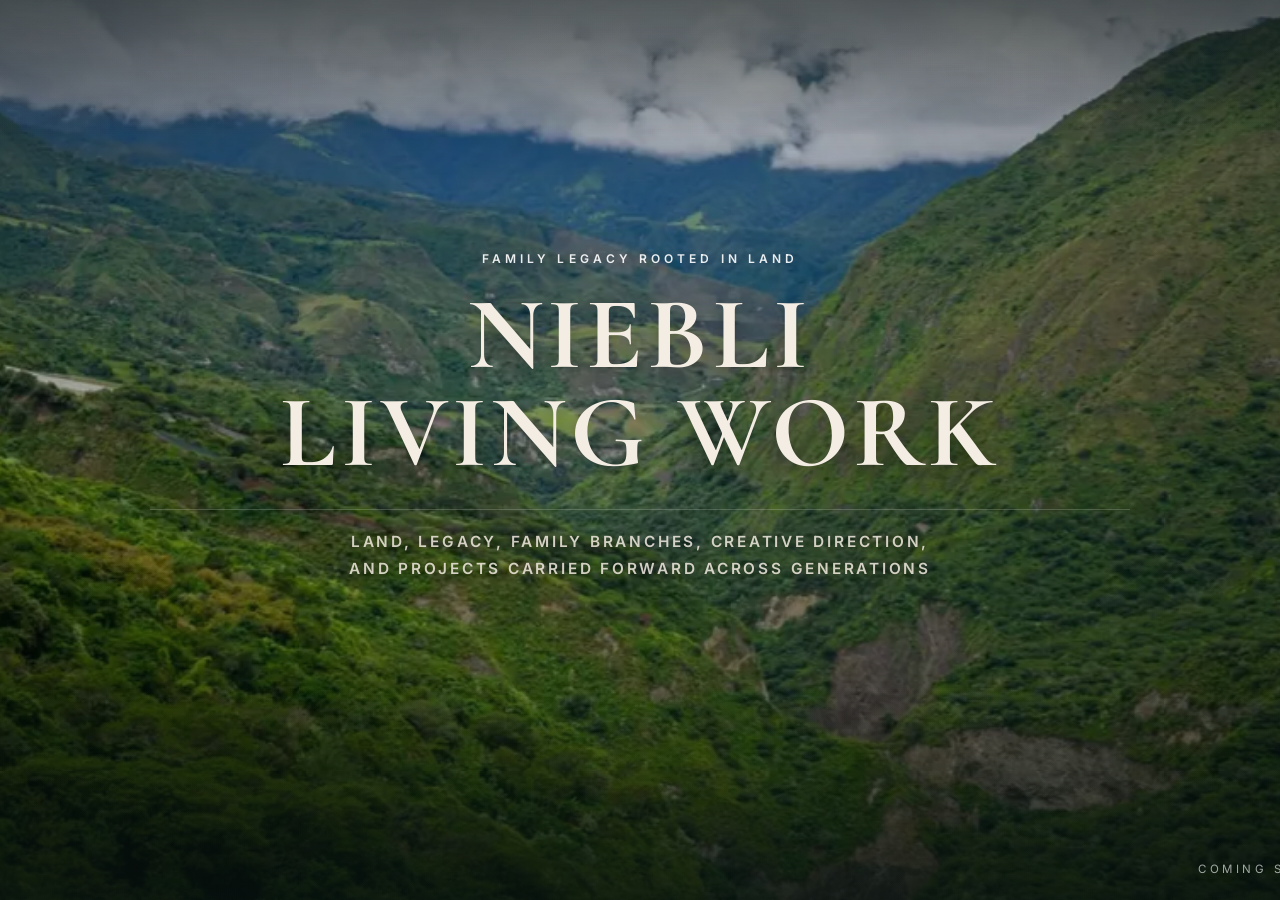
<file: index.html>
<!DOCTYPE html>
<html lang="en">
<head>
<meta charset="UTF-8">
<meta name="viewport" content="width=device-width, initial-scale=1">

<title>Niebli | Land, Legacy, and Living Work</title>
<meta name="description" content="A digital home for family heritage, land-based legacy, creative direction, and the projects carried forward across generations.">
<meta name="robots" content="index,follow,max-image-preview:large,max-snippet:-1,max-video-preview:-1">
<meta name="author" content="Niebli">

<link rel="canonical" href="https://niebli.com/">

<meta property="og:type" content="website">
<meta property="og:site_name" content="Niebli">
<meta property="og:title" content="Niebli | Land, Legacy, and Living Work">
<meta property="og:description" content="A digital home for family heritage, land-based legacy, creative direction, and the projects carried forward across generations.">
<meta property="og:url" content="https://niebli.com/">
<meta property="og:image" content="https://niebli.com/assets/images/homepage/niebli_homepage_hero_02.jpg">
<meta property="og:image:alt" content="Mountain landscape for Niebli">

<meta name="twitter:card" content="summary_large_image">
<meta name="twitter:title" content="Niebli | Land, Legacy, and Living Work">
<meta name="twitter:description" content="A digital home for family heritage, land-based legacy, creative direction, and the projects carried forward across generations.">
<meta name="twitter:image" content="https://niebli.com/assets/images/homepage/niebli_homepage_hero_02.jpg">

<meta name="theme-color" content="#11201d">
<meta name="format-detection" content="telephone=no">





<style>
*{margin:0;padding:0;box-sizing:border-box}

:root{
  --bg:#091311;
  --text:#f4ede3;
  --muted:rgba(244,237,227,.84);
  --line:rgba(255,255,255,.18);
  --font-body:"Inter",system-ui,-apple-system,"Segoe UI",Roboto,Arial,sans-serif;
  --font-head:"Cormorant Garamond",Georgia,"Times New Roman",serif;
}

html,body{
  min-height:100%;
  background:var(--bg);
}

body{
  margin:0;
  background:var(--bg);
  color:var(--text);
  font-family:var(--font-body);
  line-height:1.6;
  overflow-x:hidden;
  -webkit-font-smoothing:antialiased;
  -moz-osx-font-smoothing:grayscale;
}

a{
  color:inherit;
  text-decoration:none;
}

.hero{
  position:relative;
  min-height:100vh;
  display:flex;
  align-items:center;
  justify-content:center;
  text-align:center;
  overflow:hidden;
  isolation:isolate;
  background:#091311;
}

.hero::before{
  content:"";
  position:absolute;
  inset:-6%;
  background:url("/assets/images/homepage/niebli_homepage_hero_02-optimized-1600.webp") center center/cover no-repeat;
  transform:scale(1.08) translate3d(0,0,0);
  animation:heroDrift 30s ease-in-out infinite alternate;
  will-change:transform;
  z-index:-3;
}

.hero::after{
  content:"";
  position:absolute;
  inset:0;
  background:
    radial-gradient(circle at center, rgba(0,0,0,.02) 0%, rgba(0,0,0,.12) 46%, rgba(0,0,0,.28) 100%),
    linear-gradient(to bottom, rgba(8,18,16,.30) 0%, rgba(8,18,16,.08) 22%, rgba(8,18,16,.10) 46%, rgba(8,18,16,.22) 70%, rgba(8,18,16,.54) 100%);
  z-index:-2;
}

.hero-topfade{
  position:absolute;
  left:0;
  right:0;
  top:0;
  height:15vh;
  background:linear-gradient(to bottom, rgba(8,18,16,.40), rgba(8,18,16,0));
  z-index:-1;
}

.hero-bottomfade{
  position:absolute;
  left:0;
  right:0;
  bottom:0;
  height:24vh;
  background:linear-gradient(to top, rgba(8,18,16,.64), rgba(8,18,16,0));
  z-index:-1;
}

.hero-content{
  width:min(100%, 1240px);
  padding:40px 24px 108px;
  display:flex;
  flex-direction:column;
  align-items:center;
  justify-content:center;
  gap:20px;
}

.hero-kicker{
  font-size:12px;
  font-weight:600;
  letter-spacing:.34em;
  text-transform:uppercase;
  color:rgba(255,255,255,.90);
  text-shadow:0 2px 10px rgba(0,0,0,.24);
  opacity:0;
  transform:translateY(10px);
  animation:kickerFade 1.2s ease-out .15s forwards;
}

.hero h1{
  margin:0;
  font-family:var(--font-head);
  color:var(--text);
  font-size:clamp(3.2rem, 8vw, 6.5rem);
  line-height:.90;
  font-weight:700;
  letter-spacing:.04em;
  text-transform:uppercase;
  text-shadow:
    0 3px 14px rgba(0,0,0,.18),
    0 12px 30px rgba(0,0,0,.24),
    0 0 1px rgba(0,0,0,.14);
  opacity:0;
  transform:translateY(18px) scale(.985);
  animation:titleFade 1.6s cubic-bezier(.2,.8,.2,1) .35s forwards;
}

.hero h1 span{
  display:block;
}

.hero h1 span:first-child{
  margin-bottom:6px;
}

.hero-line{
  margin-top:10px;
  padding-top:18px;
  border-top:1px solid var(--line);
  max-width:980px;
  width:min(100%, 980px);
  color:var(--muted);
  font-size:clamp(.86rem, 1.2vw, 1rem);
  font-weight:600;
  letter-spacing:.18em;
  text-transform:uppercase;
  text-shadow:0 2px 10px rgba(0,0,0,.22);
  text-align:center;
  line-height:1.8;
  opacity:0;
  transform:translateY(12px);
  animation:lineFade 1.2s ease-out .8s forwards;
}

.coming{
  position:absolute;
  left:50%;
  bottom:22px;
  transform:translateX(-50%);
  width:calc(100% - 40px);
  text-align:center;
  font-size:.72rem;
  letter-spacing:.30em;
  text-transform:uppercase;
  color:rgba(255,255,255,.62);
  text-shadow:0 2px 8px rgba(0,0,0,.22);
  opacity:0;
  animation:comingFade 1.1s ease-out 1.2s forwards;
}

@keyframes heroDrift{
  0%{
    transform:scale(1.08) translate3d(0,0,0);
  }
  50%{
    transform:scale(1.12) translate3d(-1.2%, -0.8%, 0);
  }
  100%{
    transform:scale(1.10) translate3d(1.2%, 0.7%, 0);
  }
}

@keyframes kickerFade{
  to{
    opacity:1;
    transform:translateY(0);
  }
}

@keyframes titleFade{
  0%{
    opacity:0;
    transform:translateY(18px) scale(.985);
    filter:blur(4px);
  }
  100%{
    opacity:1;
    transform:translateY(0) scale(1);
    filter:blur(0);
  }
}

@keyframes lineFade{
  to{
    opacity:1;
    transform:translateY(0);
  }
}

@keyframes comingFade{
  to{
    opacity:1;
  }
}

@media (max-width:700px){
  .hero{
    min-height:100svh;
  }

  .hero-content{
    padding:28px 20px 90px;
    gap:16px;
  }

  .hero-kicker{
    font-size:11px;
    letter-spacing:.28em;
  }

  .hero h1{
    font-size:clamp(2.6rem, 12vw, 4.4rem);
    letter-spacing:.03em;
  }

  .hero-line{
    max-width:620px;
    font-size:.78rem;
    letter-spacing:.12em;
    line-height:1.75;
    padding-top:16px;
  }

  .coming{
    font-size:.66rem;
    letter-spacing:.22em;
    bottom:18px;
  }
}

@media (prefers-reduced-motion:reduce){
  .hero::before{
    animation:none;
    transform:scale(1.08);
  }

  .hero-kicker,
  .hero h1,
  .hero-line,
  .coming{
    opacity:1;
    transform:none;
    animation:none;
    filter:none;
  }
}
/* Keep critical text visible at first paint; retain the subtle landscape motion. */
.hero-kicker,.hero h1,.hero-line,.coming{opacity:1;transform:none;animation:none;filter:none;}
</style>
<script defer src="/assets/js/analytics.js"></script>
<link rel="preload" as="image" href="/assets/images/homepage/niebli_homepage_hero_02-optimized-1600.webp">
<link rel="stylesheet" href="/assets/fonts/brand-fonts.css">
<link rel="preload" as="font" type="font/woff2" crossorigin href="/assets/fonts/co3bmX5slCNuHLi8bLeY9MK7whWMhyjYqXtK.woff2">
<link rel="preload" as="font" type="font/woff2" crossorigin href="/assets/fonts/UcC73FwrK3iLTeHuS_nVMrMxCp50SjIa1ZL7.woff2">
</head>
<body>
<main class="hero" aria-label="Niebli cinematic landing section">
  <div class="hero-topfade" aria-hidden="true"></div>
  <div class="hero-bottomfade" aria-hidden="true"></div>

  <div class="hero-content">
    <p class="hero-kicker">Family legacy rooted in land</p>
    <h1><span>Niebli</span><span>Living Work</span></h1>
    <div class="hero-line">Land, legacy, family branches, creative direction,<br>and projects carried forward across generations</div>
  </div>

  <div class="coming">Coming soon</div>
</main>
</body>
</html>
</file>
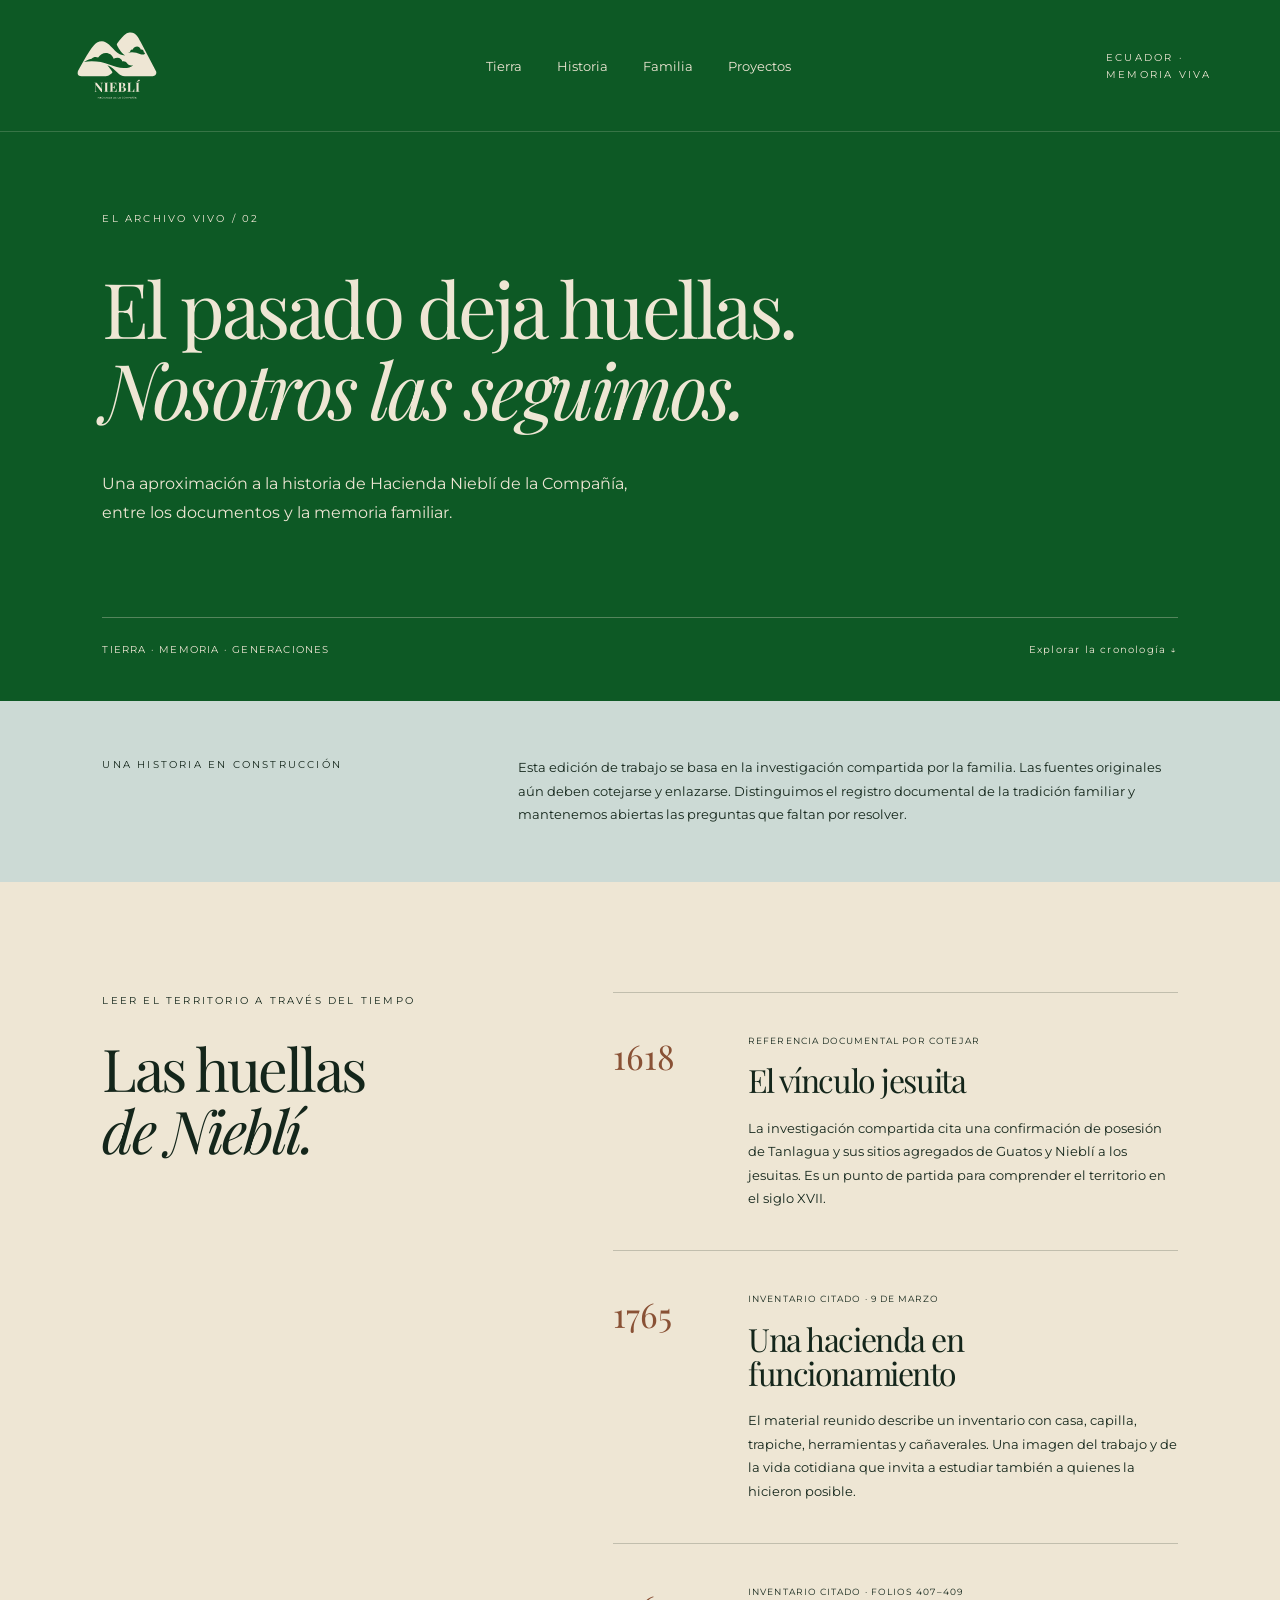
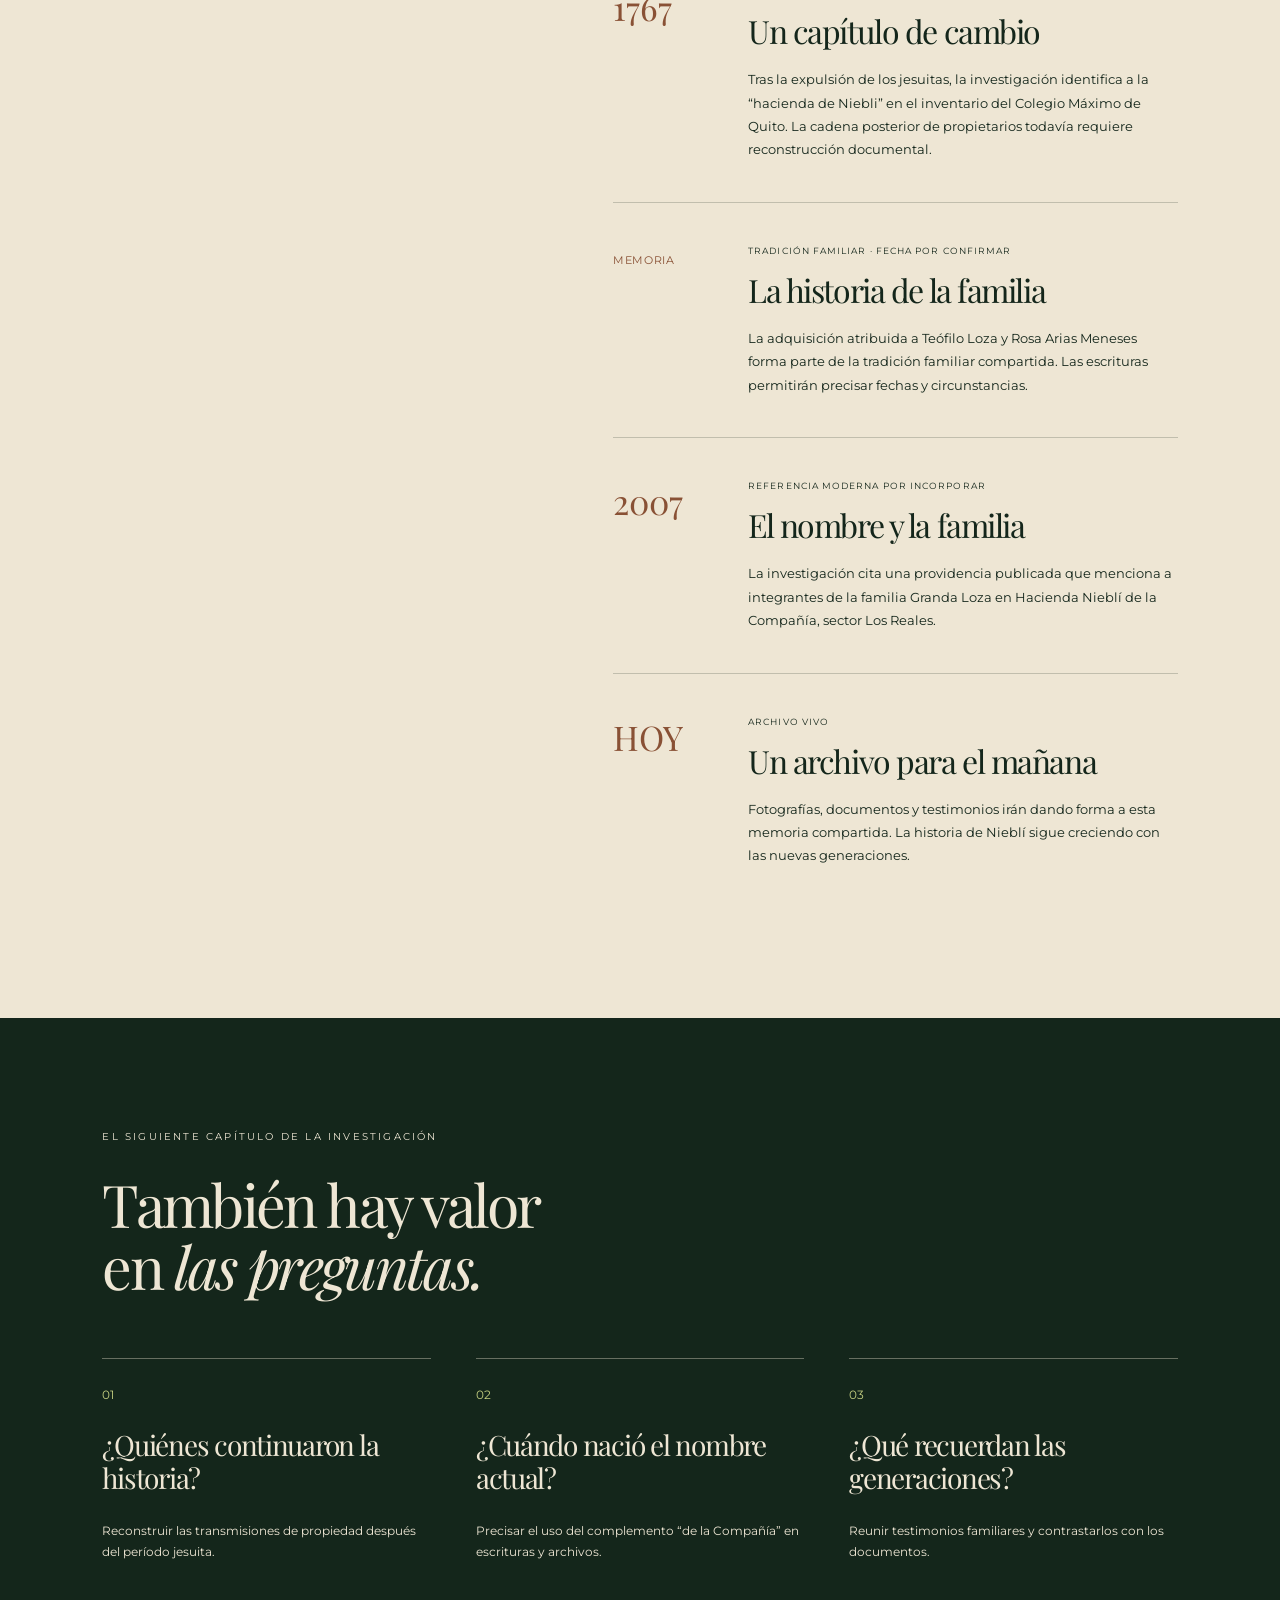
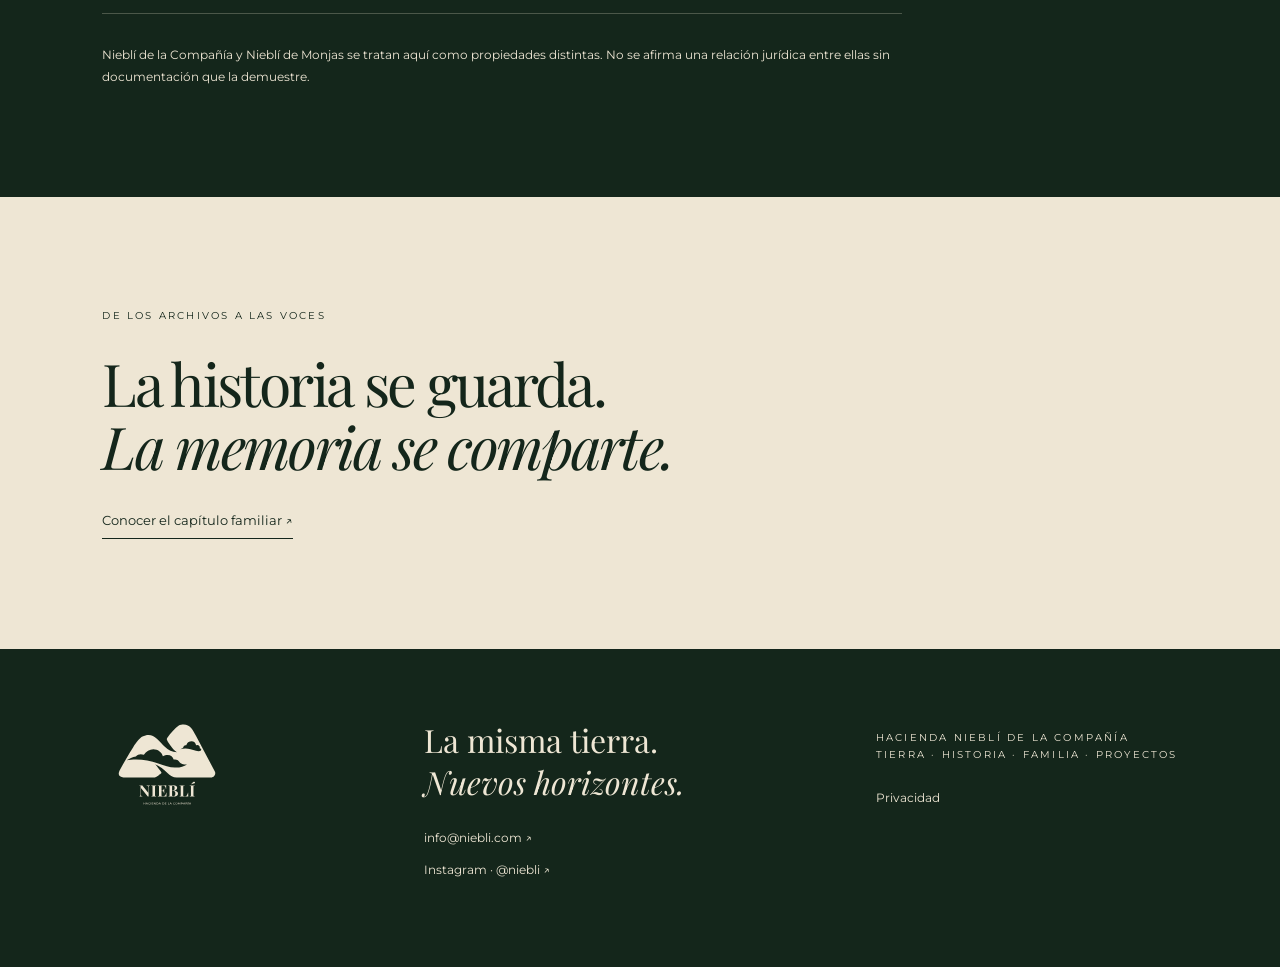
<file: historia/index.html>
<!doctype html><html lang="es"><head><meta charset="utf-8"><meta name="viewport" content="width=device-width,initial-scale=1"><title>Una historia que sigue viva | Nieblí</title><meta name="description" content="Una aproximación a la historia de Hacienda Nieblí de la Compañía, sus archivos y la memoria familiar."><link rel="canonical" href="https://niebli.com/historia/"><meta name="theme-color" content="#0D5925"><link rel="icon" href="/favicon.ico" sizes="any"><link rel="icon" href="/favicon.svg" type="image/svg+xml"><link rel="apple-touch-icon" href="/apple-touch-icon.png"><link rel="manifest" href="/site.webmanifest"><link rel="stylesheet" href="/assets/css/brand.css"><link rel="stylesheet" href="/assets/css/editorial.css"><script defer src="/assets/js/analytics.js"></script></head><body><a class="skip" href="#main">Saltar al contenido</a><header class="masthead"><a href="/" aria-label="Nieblí, inicio"><img src="/assets/brand/logos/logo-stacked-descriptor-paper.svg" width="1400" height="981" alt="Nieblí · Hacienda de la Compañía"></a><nav aria-label="Principal"><a href="/#tierra">Tierra</a><a href="/historia/">Historia</a><a href="/#familia">Familia</a><a href="/#proyectos">Proyectos</a></nav><span class="edition">ECUADOR · MEMORIA VIVA</span></header><main id="main"><section class="history-hero"><p class="eyebrow">EL ARCHIVO VIVO / 02</p><h1>El pasado deja huellas.<br><em>Nosotros las seguimos.</em></h1><p>Una aproximación a la historia de Hacienda Nieblí de la Compañía, entre los documentos y la memoria familiar.</p><div class="history-hero-bottom"><span>TIERRA · MEMORIA · GENERACIONES</span><a href="#cronologia">Explorar la cronología ↓</a></div></section><section class="research-note section"><p class="eyebrow">UNA HISTORIA EN CONSTRUCCIÓN</p><p>Esta edición de trabajo se basa en la investigación compartida por la familia. Las fuentes originales aún deben cotejarse y enlazarse. Distinguimos el registro documental de la tradición familiar y mantenemos abiertas las preguntas que faltan por resolver.</p></section><section class="timeline section" id="cronologia" data-story-id="historical_timeline" data-content-section="history"><div class="timeline-title"><p class="eyebrow">LEER EL TERRITORIO A TRAVÉS DEL TIEMPO</p><h2>Las huellas<br><em>de Nieblí.</em></h2></div><div class="timeline-events"><article id="h-1618" class="timeline-event"><span class="year">1618</span><div><p class="small-label">REFERENCIA DOCUMENTAL POR COTEJAR</p><h3>El vínculo jesuita</h3><p>La investigación compartida cita una confirmación de posesión de Tanlagua y sus sitios agregados de Guatos y Nieblí a los jesuitas. Es un punto de partida para comprender el territorio en el siglo XVII.</p></div></article><article id="h-1765" class="timeline-event"><span class="year">1765</span><div><p class="small-label">INVENTARIO CITADO · 9 DE MARZO</p><h3>Una hacienda en funcionamiento</h3><p>El material reunido describe un inventario con casa, capilla, trapiche, herramientas y cañaverales. Una imagen del trabajo y de la vida cotidiana que invita a estudiar también a quienes la hicieron posible.</p></div></article><article id="h-1767" class="timeline-event"><span class="year">1767</span><div><p class="small-label">INVENTARIO CITADO · FOLIOS 407–409</p><h3>Un capítulo de cambio</h3><p>Tras la expulsión de los jesuitas, la investigación identifica a la “hacienda de Niebli” en el inventario del Colegio Máximo de Quito. La cadena posterior de propietarios todavía requiere reconstrucción documental.</p></div></article><article id="h-memoria" class="timeline-event"><span class="year year-label">MEMORIA</span><div><p class="small-label">TRADICIÓN FAMILIAR · FECHA POR CONFIRMAR</p><h3>La historia de la familia</h3><p>La adquisición atribuida a Teófilo Loza y Rosa Arias Meneses forma parte de la tradición familiar compartida. Las escrituras permitirán precisar fechas y circunstancias.</p></div></article><article id="h-2007" class="timeline-event"><span class="year">2007</span><div><p class="small-label">REFERENCIA MODERNA POR INCORPORAR</p><h3>El nombre y la familia</h3><p>La investigación cita una providencia publicada que menciona a integrantes de la familia Granda Loza en Hacienda Nieblí de la Compañía, sector Los Reales.</p></div></article><article id="h-hoy" class="timeline-event"><span class="year">HOY</span><div><p class="small-label">ARCHIVO VIVO</p><h3>Un archivo para el mañana</h3><p>Fotografías, documentos y testimonios irán dando forma a esta memoria compartida. La historia de Nieblí sigue creciendo con las nuevas generaciones.</p></div></article></div></section><section class="open-questions section"><p class="eyebrow">EL SIGUIENTE CAPÍTULO DE LA INVESTIGACIÓN</p><h2>También hay valor<br>en <em>las preguntas.</em></h2><div class="questions-grid"><article><span>01</span><h3>¿Quiénes continuaron la historia?</h3><p>Reconstruir las transmisiones de propiedad después del período jesuita.</p></article><article><span>02</span><h3>¿Cuándo nació el nombre actual?</h3><p>Precisar el uso del complemento “de la Compañía” en escrituras y archivos.</p></article><article><span>03</span><h3>¿Qué recuerdan las generaciones?</h3><p>Reunir testimonios familiares y contrastarlos con los documentos.</p></article></div><p class="source-note">Nieblí de la Compañía y Nieblí de Monjas se tratan aquí como propiedades distintas. No se afirma una relación jurídica entre ellas sin documentación que la demuestre.</p></section><section class="history-end section"><p class="eyebrow">DE LOS ARCHIVOS A LAS VOCES</p><h2>La historia se guarda.<br><em>La memoria se comparte.</em></h2><a class="text-link" href="/#familia">Conocer el capítulo familiar ↗</a></section></main><footer><img src="/assets/brand/logos/logo-stacked-descriptor-paper.svg" width="1400" height="981" alt="Nieblí"><div><p>La misma tierra.<br><em>Nuevos horizontes.</em></p><a href="mailto:info@niebli.com" data-analytics-event="contact_click" data-contact-method="email">info@niebli.com ↗</a><a class="instagram-link" href="https://www.instagram.com/niebli/" target="_blank" rel="noopener noreferrer">Instagram · @niebli ↗</a></div><div class="footer-small">HACIENDA NIEBLÍ DE LA COMPAÑÍA<br>TIERRA · HISTORIA · FAMILIA · PROYECTOS<br><a href="/privacy/">Privacidad</a></div></footer></body></html>
</file>
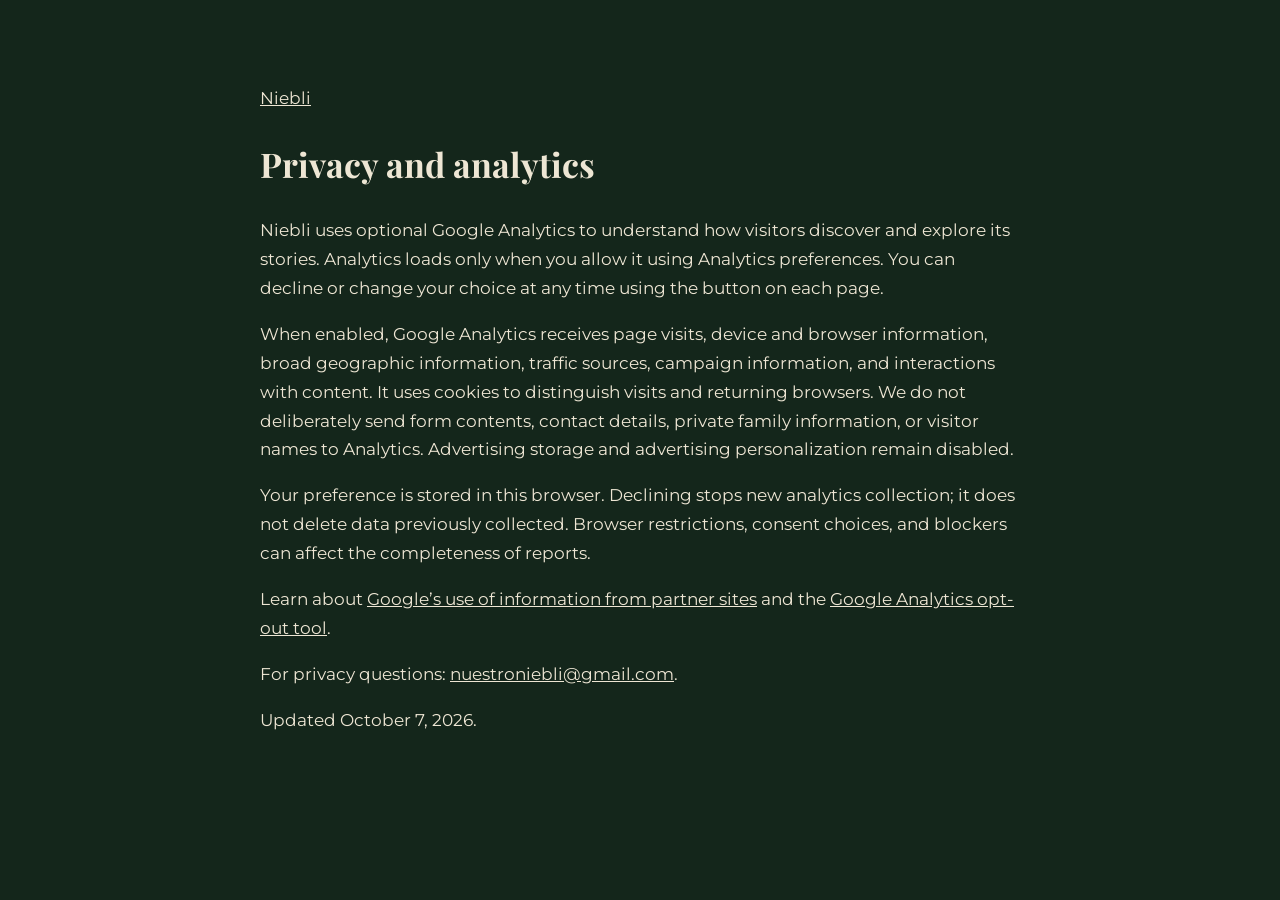
<file: privacy/index.html>
<!doctype html><html lang="en"><head><meta charset="utf-8"><meta name="viewport" content="width=device-width,initial-scale=1"><title>Privacy | Niebli</title><script defer src="/assets/js/analytics.js"></script><style>body{max-width:760px;margin:60px auto;padding:24px;background:var(--niebli-bg);color:var(--niebli-text);font:17px/1.7 var(--niebli-font-body)}a{color:inherit}</style><meta name="theme-color" content="#0D5925">
<link rel="icon" href="/favicon.ico" sizes="any">
<link rel="icon" href="/favicon.svg" type="image/svg+xml">
<link rel="apple-touch-icon" href="/apple-touch-icon.png">
<link rel="manifest" href="/site.webmanifest">
<link rel="stylesheet" href="/assets/css/brand.css">
</head><body><a href="/">Niebli</a><h1>Privacy and analytics</h1><p>Niebli uses optional Google Analytics to understand how visitors discover and explore its stories. Analytics loads only when you allow it using Analytics preferences. You can decline or change your choice at any time using the button on each page.</p><p>When enabled, Google Analytics receives page visits, device and browser information, broad geographic information, traffic sources, campaign information, and interactions with content. It uses cookies to distinguish visits and returning browsers. We do not deliberately send form contents, contact details, private family information, or visitor names to Analytics. Advertising storage and advertising personalization remain disabled.</p><p>Your preference is stored in this browser. Declining stops new analytics collection; it does not delete data previously collected. Browser restrictions, consent choices, and blockers can affect the completeness of reports.</p><p>Learn about <a href="https://policies.google.com/technologies/partner-sites">Google’s use of information from partner sites</a> and the <a href="https://tools.google.com/dlpage/gaoptout">Google Analytics opt-out tool</a>.</p><p>For privacy questions: <a href="mailto:nuestroniebli@gmail.com">nuestroniebli@gmail.com</a>.</p><p>Updated October 7, 2026.</p></body></html>
</file>
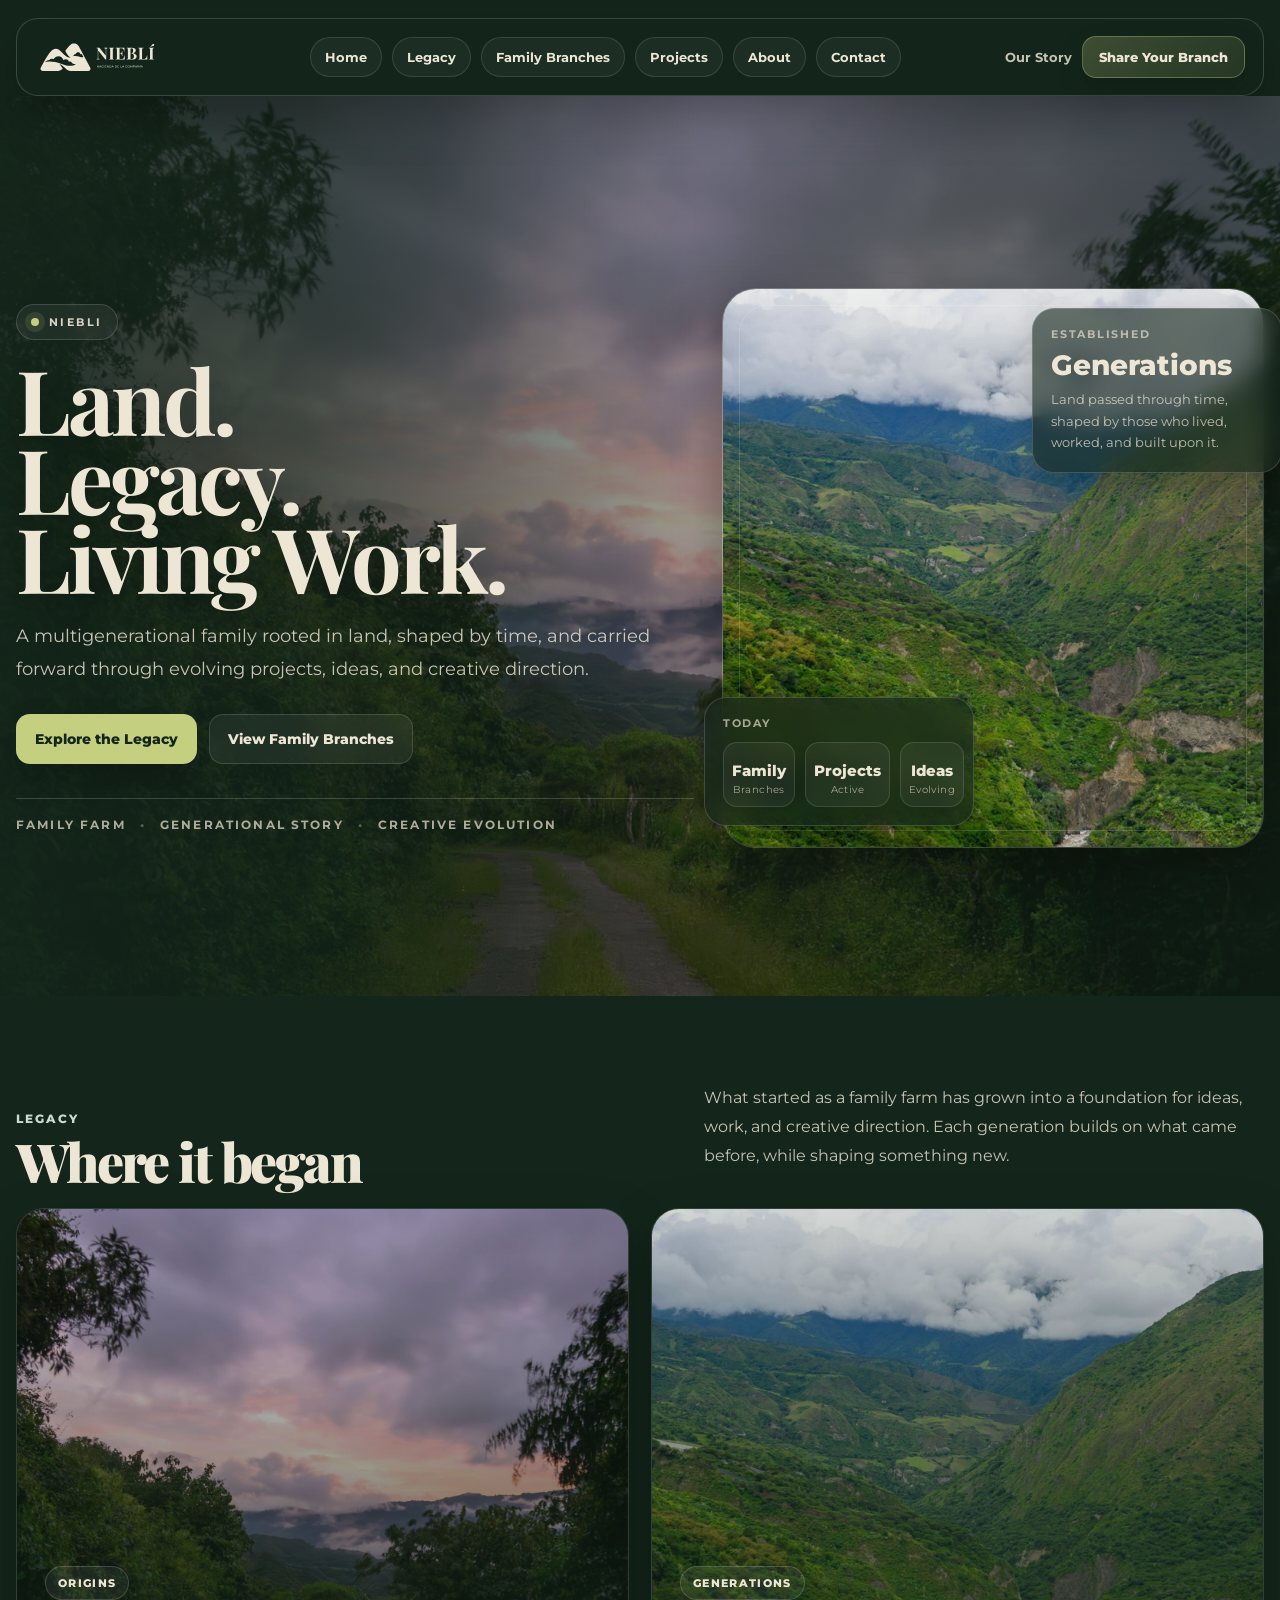
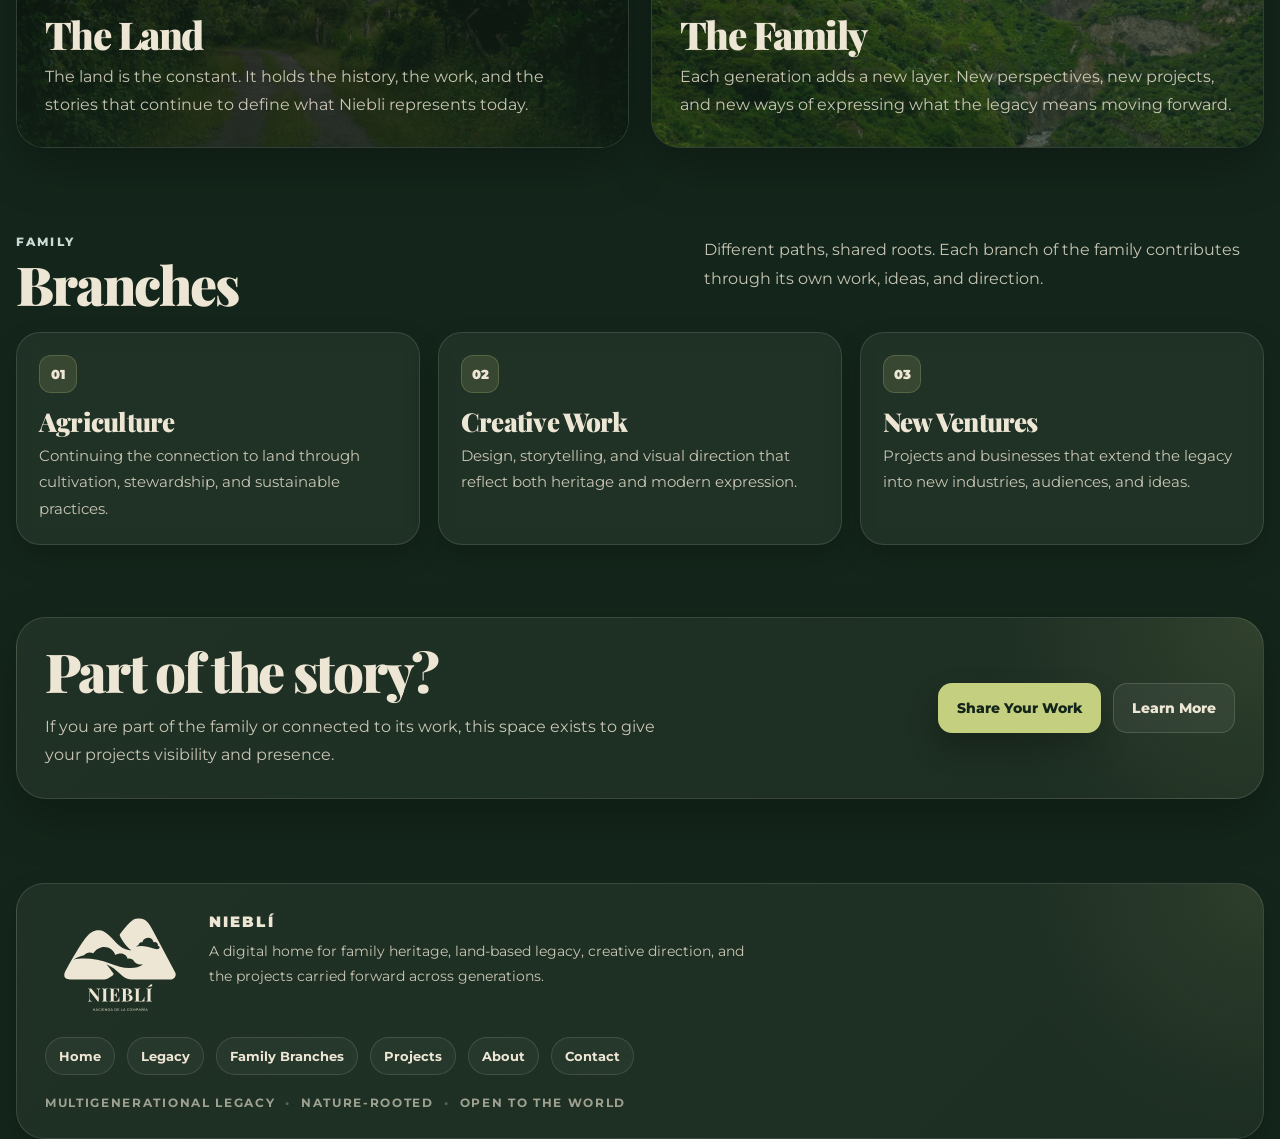
<file: testing/index.html>
<!DOCTYPE html>
<html lang="en">
<head>
<meta charset="UTF-8">
<meta name="viewport" content="width=device-width, initial-scale=1.0">
<title>Niebli | Land, Legacy, and Living Work</title>
<meta name="description" content="A digital home for family heritage, land-based legacy, creative direction, and the projects carried forward across generations.">

<link rel="stylesheet" href="/assets/css/header.css">
<link rel="stylesheet" href="/assets/css/site.css">

<script src="/assets/js/head.js"></script>
<script src="/assets/js/site.js"></script>
<script src="/assets/js/includes.js"></script>
<meta name="theme-color" content="#0D5925">
<link rel="icon" href="/favicon.ico" sizes="any">
<link rel="icon" href="/favicon.svg" type="image/svg+xml">
<link rel="apple-touch-icon" href="/apple-touch-icon.png">
<link rel="manifest" href="/site.webmanifest">
<link rel="stylesheet" href="/assets/css/brand.css">
</head>
<body>

<div id="siteHeader"></div>

<main class="pageShell">

  <section class="hero">
    <div class="heroMedia">
      <img src="/assets/images/homepage/niebli_homepage_hero_01.jpg" alt="Niebli landscape">
    </div>

    <div class="heroInner">
      <div class="heroCopy">
        <div class="eyebrow">
          <span class="eyebrowDot"></span>
          Niebli
        </div>

        <h1>
          Land.<br>
          Legacy.<br>
          Living Work.
        </h1>

        <p class="heroLead">
          A multigenerational family rooted in land, shaped by time, and carried forward through evolving projects, ideas, and creative direction.
        </p>

        <div class="heroActions">
          <a href="#legacy" class="btn btnPrimary">Explore the Legacy</a>
          <a href="#branches" class="btn btnSecondary">View Family Branches</a>
        </div>

        <div class="heroMeta">
          <span>Family farm</span>
          <span class="sep">•</span>
          <span>Generational story</span>
          <span class="sep">•</span>
          <span>Creative evolution</span>
        </div>
      </div>

      <div class="heroPanel">
        <div class="artFrame">
          <img src="/assets/images/homepage/niebli_homepage_hero_02.jpg" alt="Farm landscape">
        </div>

        <div class="floatCard floatTop">
          <small>Established</small>
          <strong>Generations</strong>
          <p>Land passed through time, shaped by those who lived, worked, and built upon it.</p>
        </div>

        <div class="floatCard floatBottom">
          <small>Today</small>
          <div class="metricRow">
            <div class="metric">
              <strong>Family</strong>
              <span>Branches</span>
            </div>
            <div class="metric">
              <strong>Projects</strong>
              <span>Active</span>
            </div>
            <div class="metric">
              <strong>Ideas</strong>
              <span>Evolving</span>
            </div>
          </div>
        </div>
      </div>
    </div>
  </section>

  <section id="legacy" class="section">
    <div class="sectionHead">
      <div>
        <span class="sectionKicker">Legacy</span>
        <h2 class="sectionTitle">Where it began</h2>
      </div>

      <p class="sectionCopy">
        What started as a family farm has grown into a foundation for ideas, work, and creative direction. Each generation builds on what came before, while shaping something new.
      </p>
    </div>

    <div class="gridTwo">
      <div class="storyCard">
        <img src="/assets/images/homepage/niebli_homepage_hero_01.jpg" alt="Niebli family land">
        <div class="storyContent">
          <span class="storyTag">Origins</span>
          <h3>The Land</h3>
          <p>
            The land is the constant. It holds the history, the work, and the stories that continue to define what Niebli represents today.
          </p>
        </div>
      </div>

      <div class="storyCard">
        <img src="/assets/images/homepage/niebli_homepage_hero_02.jpg" alt="Niebli family story">
        <div class="storyContent">
          <span class="storyTag">Generations</span>
          <h3>The Family</h3>
          <p>
            Each generation adds a new layer. New perspectives, new projects, and new ways of expressing what the legacy means moving forward.
          </p>
        </div>
      </div>
    </div>
  </section>

  <section id="branches" class="section">
    <div class="sectionHead">
      <div>
        <span class="sectionKicker">Family</span>
        <h2 class="sectionTitle">Branches</h2>
      </div>

      <p class="sectionCopy">
        Different paths, shared roots. Each branch of the family contributes through its own work, ideas, and direction.
      </p>
    </div>

    <div class="serviceGrid">
      <div class="serviceCard">
        <span class="num">01</span>
        <h3>Agriculture</h3>
        <p>Continuing the connection to land through cultivation, stewardship, and sustainable practices.</p>
      </div>

      <div class="serviceCard">
        <span class="num">02</span>
        <h3>Creative Work</h3>
        <p>Design, storytelling, and visual direction that reflect both heritage and modern expression.</p>
      </div>

      <div class="serviceCard">
        <span class="num">03</span>
        <h3>New Ventures</h3>
        <p>Projects and businesses that extend the legacy into new industries, audiences, and ideas.</p>
      </div>
    </div>
  </section>

  <section class="section">
    <div class="ctaPanel">
      <div>
        <h2>Part of the story?</h2>
        <p>
          If you are part of the family or connected to its work, this space exists to give your projects visibility and presence.
        </p>
      </div>

      <div class="ctaActions">
        <a href="/contact/" class="btn btnPrimary">Share Your Work</a>
        <a href="/about/" class="btn btnSecondary">Learn More</a>
      </div>
    </div>
  </section>

</main>

<div id="siteFooter"></div>

</body>
</html>
</file>
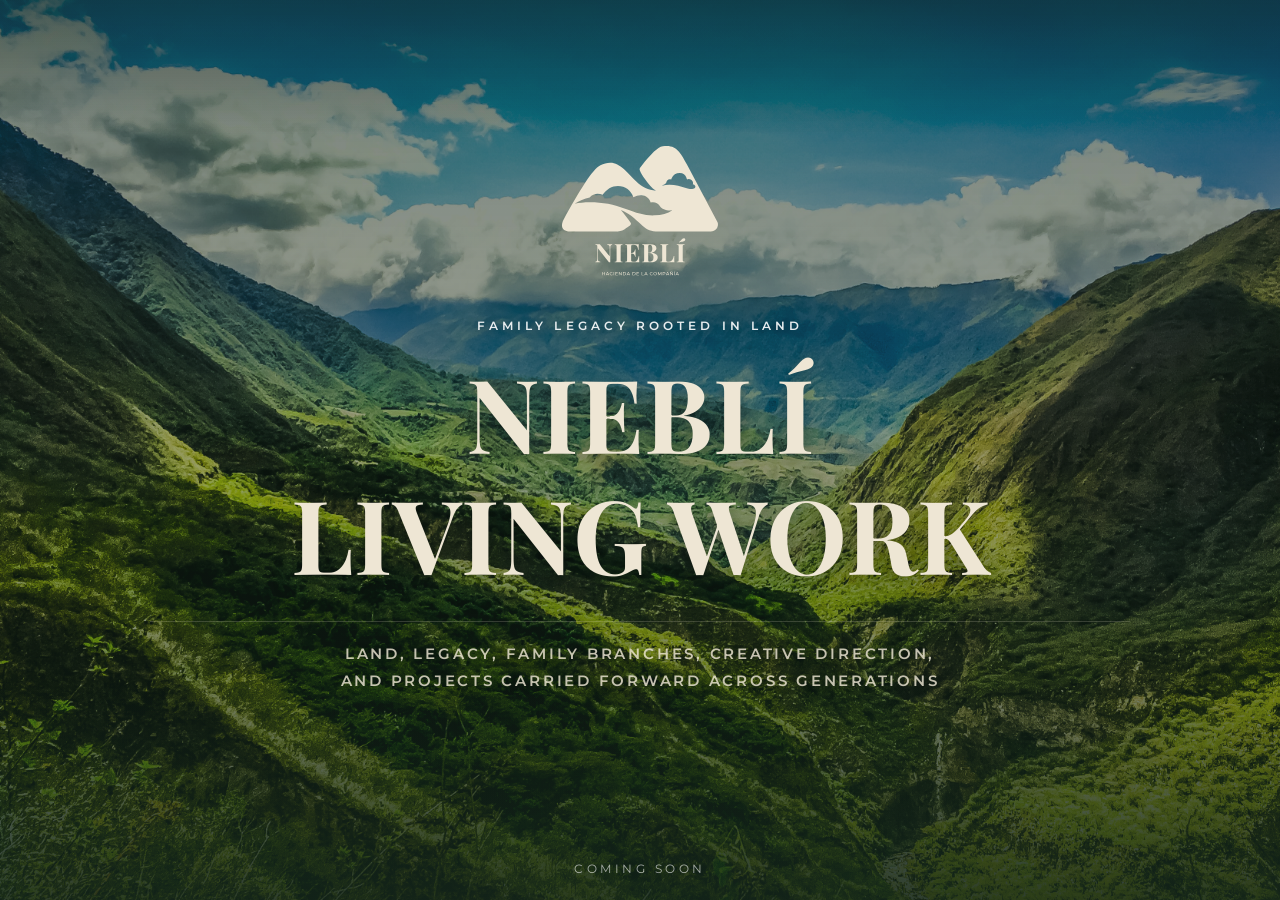
<file: testing2/index.html>
<!DOCTYPE html>
<html lang="en">
<head>
<meta charset="UTF-8">
<meta name="viewport" content="width=device-width, initial-scale=1">

<title>Niebli | Land, Legacy, and Living Work</title>
<meta name="description" content="A digital home for family heritage, land-based legacy, creative direction, and the projects carried forward across generations.">
<meta name="robots" content="index,follow,max-image-preview:large,max-snippet:-1,max-video-preview:-1">
<meta name="author" content="Niebli">

<link rel="canonical" href="https://niebli.com/">

<meta property="og:type" content="website">
<meta property="og:site_name" content="Niebli">
<meta property="og:title" content="Niebli | Land, Legacy, and Living Work">
<meta property="og:description" content="A digital home for family heritage, land-based legacy, creative direction, and the projects carried forward across generations.">
<meta property="og:url" content="https://niebli.com/">
<meta property="og:image" content="https://niebli.com/assets/images/homepage/niebli-landscape.jpg">
<meta property="og:image:alt" content="Mountain landscape for Niebli">

<meta name="twitter:card" content="summary_large_image">
<meta name="twitter:title" content="Niebli | Land, Legacy, and Living Work">
<meta name="twitter:description" content="A digital home for family heritage, land-based legacy, creative direction, and the projects carried forward across generations.">
<meta name="twitter:image" content="https://niebli.com/assets/images/homepage/niebli-landscape.jpg">

<meta name="format-detection" content="telephone=no">

<link rel="stylesheet" href="/assets/css/landing.css">
<meta name="theme-color" content="#0D5925">
<link rel="icon" href="/favicon.ico" sizes="any">
<link rel="icon" href="/favicon.svg" type="image/svg+xml">
<link rel="apple-touch-icon" href="/apple-touch-icon.png">
<link rel="manifest" href="/site.webmanifest">
<link rel="stylesheet" href="/assets/css/brand.css">
</head>
<body>
<section class="hero" aria-label="Niebli cinematic landing section">
  <div class="hero-topfade" aria-hidden="true"></div>
  <div class="hero-bottomfade" aria-hidden="true"></div>

  <div class="hero-content">
    <img class="hero-logo" src="/assets/brand/logos/logo-stacked-descriptor-paper.svg" width="1400" height="981" alt="Nieblí, Hacienda de la Compañía">
    <p class="hero-kicker">Family legacy rooted in land</p>
    <h1><span>Nieblí</span><span>Living Work</span></h1>
    <div class="hero-line">Land, legacy, family branches, creative direction,<br>and projects carried forward across generations</div>
  </div>

  <div class="coming">Coming soon</div>
</section>
</body>
</html>
</file>
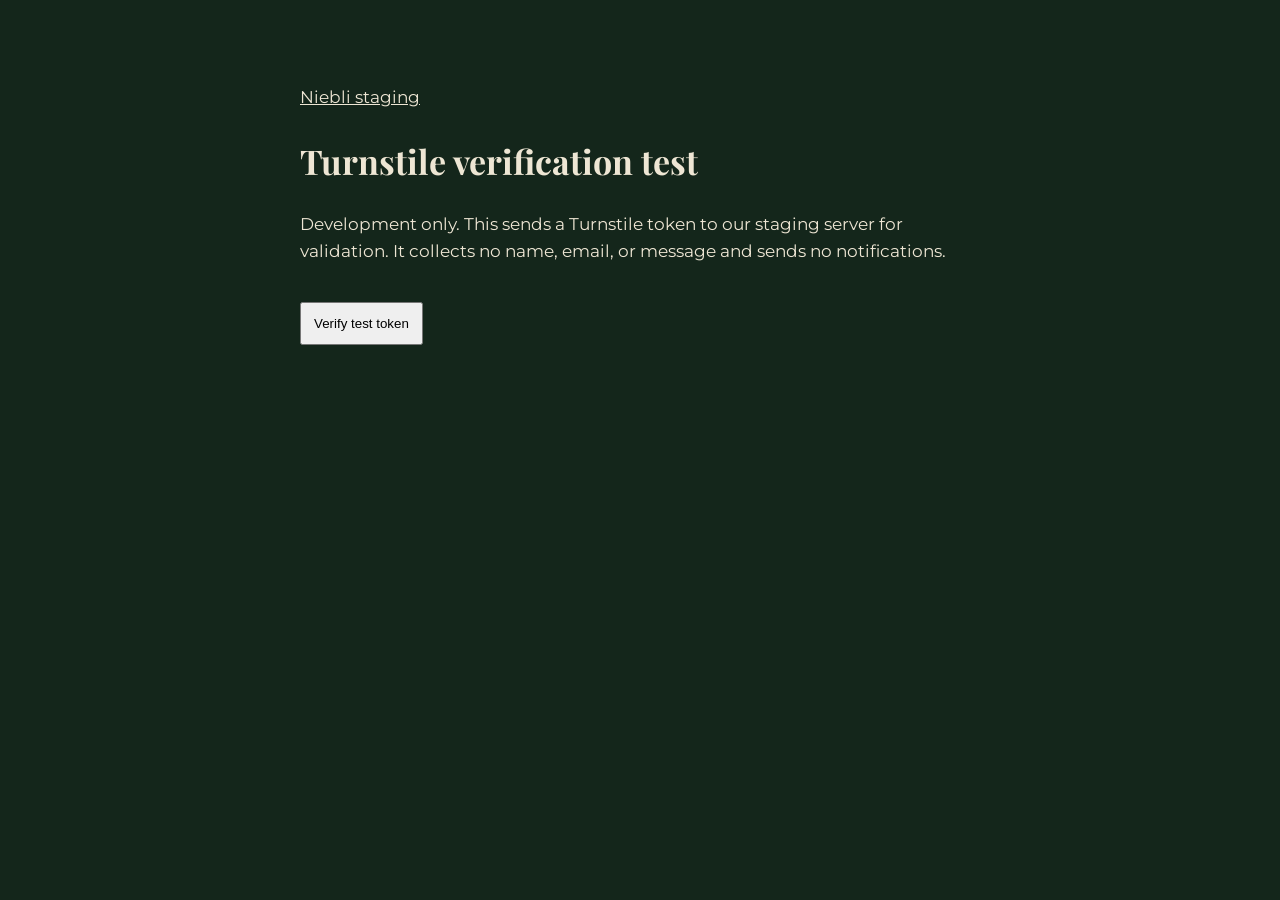
<file: turnstile-test.html>
<!doctype html><html lang="en"><head><meta charset="utf-8"><meta name="viewport" content="width=device-width,initial-scale=1"><meta name="robots" content="noindex,nofollow"><title>Turnstile staging test | Niebli</title><style>body{max-width:680px;margin:60px auto;padding:24px;background:var(--niebli-bg);color:var(--niebli-text);font:17px/1.6 var(--niebli-font-body)}button{padding:12px;margin-top:20px}a{color:inherit}</style><meta name="theme-color" content="#0D5925">
<link rel="icon" href="/favicon.ico" sizes="any">
<link rel="icon" href="/favicon.svg" type="image/svg+xml">
<link rel="apple-touch-icon" href="/apple-touch-icon.png">
<link rel="manifest" href="/site.webmanifest">
<link rel="stylesheet" href="/assets/css/brand.css">
</head><body><a href="/">Niebli staging</a><h1>Turnstile verification test</h1><p>Development only. This sends a Turnstile token to our staging server for validation. It collects no name, email, or message and sends no notifications.</p><form id="test"><div class="cf-turnstile" data-sitekey="0x4AAAAAAFQZJSrYZhZo9CzX" data-action="staging_check"></div><button type="submit">Verify test token</button></form><p id="result" role="status" aria-live="polite"></p><script>
const form=document.getElementById('test'),result=document.getElementById('result');
form.addEventListener('submit',async event=>{event.preventDefault();const button=form.querySelector('button');const token=new FormData(form).get('cf-turnstile-response');if(!token){result.textContent='Please wait for verification to finish.';return;}button.disabled=true;result.textContent='Checking with the server…';try{const response=await fetch('/api/turnstile-check',{method:'POST',headers:{'Content-Type':'application/json'},body:JSON.stringify({token})});const data=await response.json();result.textContent=response.ok&&data.verified?'Verified by the server. No personal data was saved.':(data.error||'Verification failed. Please try again.');}catch{result.textContent='Verification unavailable. Please try again.';}finally{button.disabled=false;if(window.turnstile)turnstile.reset();}});
</script><script src="https://challenges.cloudflare.com/turnstile/v0/api.js" async defer></script></body></html>
</file>
<file: assets/fonts/brand-fonts.css>
/* cyrillic-ext */
@font-face {
  font-family: 'Cormorant Garamond';
  font-style: normal;
  font-weight: 500;
  font-display: swap;
  src: url(/assets/fonts/co3bmX5slCNuHLi8bLeY9MK7whWMhyjYpHtKgS4.woff2) format('woff2');
  unicode-range: U+0460-052F, U+1C80-1C8A, U+20B4, U+2DE0-2DFF, U+A640-A69F, U+FE2E-FE2F;
}
/* cyrillic */
@font-face {
  font-family: 'Cormorant Garamond';
  font-style: normal;
  font-weight: 500;
  font-display: swap;
  src: url(/assets/fonts/co3bmX5slCNuHLi8bLeY9MK7whWMhyjYrXtKgS4.woff2) format('woff2');
  unicode-range: U+0301, U+0400-045F, U+0490-0491, U+04B0-04B1, U+2116;
}
/* vietnamese */
@font-face {
  font-family: 'Cormorant Garamond';
  font-style: normal;
  font-weight: 500;
  font-display: swap;
  src: url(/assets/fonts/co3bmX5slCNuHLi8bLeY9MK7whWMhyjYpntKgS4.woff2) format('woff2');
  unicode-range: U+0102-0103, U+0110-0111, U+0128-0129, U+0168-0169, U+01A0-01A1, U+01AF-01B0, U+0300-0301, U+0303-0304, U+0308-0309, U+0323, U+0329, U+1EA0-1EF9, U+20AB;
}
/* latin-ext */
@font-face {
  font-family: 'Cormorant Garamond';
  font-style: normal;
  font-weight: 500;
  font-display: swap;
  src: url(/assets/fonts/co3bmX5slCNuHLi8bLeY9MK7whWMhyjYp3tKgS4.woff2) format('woff2');
  unicode-range: U+0100-02BA, U+02BD-02C5, U+02C7-02CC, U+02CE-02D7, U+02DD-02FF, U+0304, U+0308, U+0329, U+1D00-1DBF, U+1E00-1E9F, U+1EF2-1EFF, U+2020, U+20A0-20AB, U+20AD-20C4, U+2113, U+2C60-2C7F, U+A720-A7FF;
}
/* latin */
@font-face {
  font-family: 'Cormorant Garamond';
  font-style: normal;
  font-weight: 500;
  font-display: swap;
  src: url(/assets/fonts/co3bmX5slCNuHLi8bLeY9MK7whWMhyjYqXtK.woff2) format('woff2');
  unicode-range: U+0000-00FF, U+0131, U+0152-0153, U+02BB-02BC, U+02C6, U+02DA, U+02DC, U+0304, U+0308, U+0329, U+2000-206F, U+20AC, U+2122, U+2191, U+2193, U+2212, U+2215, U+FEFF, U+FFFD;
}
/* cyrillic-ext */
@font-face {
  font-family: 'Cormorant Garamond';
  font-style: normal;
  font-weight: 600;
  font-display: swap;
  src: url(/assets/fonts/co3bmX5slCNuHLi8bLeY9MK7whWMhyjYpHtKgS4.woff2) format('woff2');
  unicode-range: U+0460-052F, U+1C80-1C8A, U+20B4, U+2DE0-2DFF, U+A640-A69F, U+FE2E-FE2F;
}
/* cyrillic */
@font-face {
  font-family: 'Cormorant Garamond';
  font-style: normal;
  font-weight: 600;
  font-display: swap;
  src: url(/assets/fonts/co3bmX5slCNuHLi8bLeY9MK7whWMhyjYrXtKgS4.woff2) format('woff2');
  unicode-range: U+0301, U+0400-045F, U+0490-0491, U+04B0-04B1, U+2116;
}
/* vietnamese */
@font-face {
  font-family: 'Cormorant Garamond';
  font-style: normal;
  font-weight: 600;
  font-display: swap;
  src: url(/assets/fonts/co3bmX5slCNuHLi8bLeY9MK7whWMhyjYpntKgS4.woff2) format('woff2');
  unicode-range: U+0102-0103, U+0110-0111, U+0128-0129, U+0168-0169, U+01A0-01A1, U+01AF-01B0, U+0300-0301, U+0303-0304, U+0308-0309, U+0323, U+0329, U+1EA0-1EF9, U+20AB;
}
/* latin-ext */
@font-face {
  font-family: 'Cormorant Garamond';
  font-style: normal;
  font-weight: 600;
  font-display: swap;
  src: url(/assets/fonts/co3bmX5slCNuHLi8bLeY9MK7whWMhyjYp3tKgS4.woff2) format('woff2');
  unicode-range: U+0100-02BA, U+02BD-02C5, U+02C7-02CC, U+02CE-02D7, U+02DD-02FF, U+0304, U+0308, U+0329, U+1D00-1DBF, U+1E00-1E9F, U+1EF2-1EFF, U+2020, U+20A0-20AB, U+20AD-20C4, U+2113, U+2C60-2C7F, U+A720-A7FF;
}
/* latin */
@font-face {
  font-family: 'Cormorant Garamond';
  font-style: normal;
  font-weight: 600;
  font-display: swap;
  src: url(/assets/fonts/co3bmX5slCNuHLi8bLeY9MK7whWMhyjYqXtK.woff2) format('woff2');
  unicode-range: U+0000-00FF, U+0131, U+0152-0153, U+02BB-02BC, U+02C6, U+02DA, U+02DC, U+0304, U+0308, U+0329, U+2000-206F, U+20AC, U+2122, U+2191, U+2193, U+2212, U+2215, U+FEFF, U+FFFD;
}
/* cyrillic-ext */
@font-face {
  font-family: 'Cormorant Garamond';
  font-style: normal;
  font-weight: 700;
  font-display: swap;
  src: url(/assets/fonts/co3bmX5slCNuHLi8bLeY9MK7whWMhyjYpHtKgS4.woff2) format('woff2');
  unicode-range: U+0460-052F, U+1C80-1C8A, U+20B4, U+2DE0-2DFF, U+A640-A69F, U+FE2E-FE2F;
}
/* cyrillic */
@font-face {
  font-family: 'Cormorant Garamond';
  font-style: normal;
  font-weight: 700;
  font-display: swap;
  src: url(/assets/fonts/co3bmX5slCNuHLi8bLeY9MK7whWMhyjYrXtKgS4.woff2) format('woff2');
  unicode-range: U+0301, U+0400-045F, U+0490-0491, U+04B0-04B1, U+2116;
}
/* vietnamese */
@font-face {
  font-family: 'Cormorant Garamond';
  font-style: normal;
  font-weight: 700;
  font-display: swap;
  src: url(/assets/fonts/co3bmX5slCNuHLi8bLeY9MK7whWMhyjYpntKgS4.woff2) format('woff2');
  unicode-range: U+0102-0103, U+0110-0111, U+0128-0129, U+0168-0169, U+01A0-01A1, U+01AF-01B0, U+0300-0301, U+0303-0304, U+0308-0309, U+0323, U+0329, U+1EA0-1EF9, U+20AB;
}
/* latin-ext */
@font-face {
  font-family: 'Cormorant Garamond';
  font-style: normal;
  font-weight: 700;
  font-display: swap;
  src: url(/assets/fonts/co3bmX5slCNuHLi8bLeY9MK7whWMhyjYp3tKgS4.woff2) format('woff2');
  unicode-range: U+0100-02BA, U+02BD-02C5, U+02C7-02CC, U+02CE-02D7, U+02DD-02FF, U+0304, U+0308, U+0329, U+1D00-1DBF, U+1E00-1E9F, U+1EF2-1EFF, U+2020, U+20A0-20AB, U+20AD-20C4, U+2113, U+2C60-2C7F, U+A720-A7FF;
}
/* latin */
@font-face {
  font-family: 'Cormorant Garamond';
  font-style: normal;
  font-weight: 700;
  font-display: swap;
  src: url(/assets/fonts/co3bmX5slCNuHLi8bLeY9MK7whWMhyjYqXtK.woff2) format('woff2');
  unicode-range: U+0000-00FF, U+0131, U+0152-0153, U+02BB-02BC, U+02C6, U+02DA, U+02DC, U+0304, U+0308, U+0329, U+2000-206F, U+20AC, U+2122, U+2191, U+2193, U+2212, U+2215, U+FEFF, U+FFFD;
}
/* cyrillic-ext */
@font-face {
  font-family: 'Inter';
  font-style: normal;
  font-weight: 400;
  font-display: swap;
  src: url(/assets/fonts/UcC73FwrK3iLTeHuS_nVMrMxCp50SjIa2JL7SUc.woff2) format('woff2');
  unicode-range: U+0460-052F, U+1C80-1C8A, U+20B4, U+2DE0-2DFF, U+A640-A69F, U+FE2E-FE2F;
}
/* cyrillic */
@font-face {
  font-family: 'Inter';
  font-style: normal;
  font-weight: 400;
  font-display: swap;
  src: url(/assets/fonts/UcC73FwrK3iLTeHuS_nVMrMxCp50SjIa0ZL7SUc.woff2) format('woff2');
  unicode-range: U+0301, U+0400-045F, U+0490-0491, U+04B0-04B1, U+2116;
}
/* greek-ext */
@font-face {
  font-family: 'Inter';
  font-style: normal;
  font-weight: 400;
  font-display: swap;
  src: url(/assets/fonts/UcC73FwrK3iLTeHuS_nVMrMxCp50SjIa2ZL7SUc.woff2) format('woff2');
  unicode-range: U+1F00-1FFF;
}
/* greek */
@font-face {
  font-family: 'Inter';
  font-style: normal;
  font-weight: 400;
  font-display: swap;
  src: url(/assets/fonts/UcC73FwrK3iLTeHuS_nVMrMxCp50SjIa1pL7SUc.woff2) format('woff2');
  unicode-range: U+0370-0377, U+037A-037F, U+0384-038A, U+038C, U+038E-03A1, U+03A3-03FF;
}
/* vietnamese */
@font-face {
  font-family: 'Inter';
  font-style: normal;
  font-weight: 400;
  font-display: swap;
  src: url(/assets/fonts/UcC73FwrK3iLTeHuS_nVMrMxCp50SjIa2pL7SUc.woff2) format('woff2');
  unicode-range: U+0102-0103, U+0110-0111, U+0128-0129, U+0168-0169, U+01A0-01A1, U+01AF-01B0, U+0300-0301, U+0303-0304, U+0308-0309, U+0323, U+0329, U+1EA0-1EF9, U+20AB;
}
/* latin-ext */
@font-face {
  font-family: 'Inter';
  font-style: normal;
  font-weight: 400;
  font-display: swap;
  src: url(/assets/fonts/UcC73FwrK3iLTeHuS_nVMrMxCp50SjIa25L7SUc.woff2) format('woff2');
  unicode-range: U+0100-02BA, U+02BD-02C5, U+02C7-02CC, U+02CE-02D7, U+02DD-02FF, U+0304, U+0308, U+0329, U+1D00-1DBF, U+1E00-1E9F, U+1EF2-1EFF, U+2020, U+20A0-20AB, U+20AD-20C4, U+2113, U+2C60-2C7F, U+A720-A7FF;
}
/* latin */
@font-face {
  font-family: 'Inter';
  font-style: normal;
  font-weight: 400;
  font-display: swap;
  src: url(/assets/fonts/UcC73FwrK3iLTeHuS_nVMrMxCp50SjIa1ZL7.woff2) format('woff2');
  unicode-range: U+0000-00FF, U+0131, U+0152-0153, U+02BB-02BC, U+02C6, U+02DA, U+02DC, U+0304, U+0308, U+0329, U+2000-206F, U+20AC, U+2122, U+2191, U+2193, U+2212, U+2215, U+FEFF, U+FFFD;
}
/* cyrillic-ext */
@font-face {
  font-family: 'Inter';
  font-style: normal;
  font-weight: 500;
  font-display: swap;
  src: url(/assets/fonts/UcC73FwrK3iLTeHuS_nVMrMxCp50SjIa2JL7SUc.woff2) format('woff2');
  unicode-range: U+0460-052F, U+1C80-1C8A, U+20B4, U+2DE0-2DFF, U+A640-A69F, U+FE2E-FE2F;
}
/* cyrillic */
@font-face {
  font-family: 'Inter';
  font-style: normal;
  font-weight: 500;
  font-display: swap;
  src: url(/assets/fonts/UcC73FwrK3iLTeHuS_nVMrMxCp50SjIa0ZL7SUc.woff2) format('woff2');
  unicode-range: U+0301, U+0400-045F, U+0490-0491, U+04B0-04B1, U+2116;
}
/* greek-ext */
@font-face {
  font-family: 'Inter';
  font-style: normal;
  font-weight: 500;
  font-display: swap;
  src: url(/assets/fonts/UcC73FwrK3iLTeHuS_nVMrMxCp50SjIa2ZL7SUc.woff2) format('woff2');
  unicode-range: U+1F00-1FFF;
}
/* greek */
@font-face {
  font-family: 'Inter';
  font-style: normal;
  font-weight: 500;
  font-display: swap;
  src: url(/assets/fonts/UcC73FwrK3iLTeHuS_nVMrMxCp50SjIa1pL7SUc.woff2) format('woff2');
  unicode-range: U+0370-0377, U+037A-037F, U+0384-038A, U+038C, U+038E-03A1, U+03A3-03FF;
}
/* vietnamese */
@font-face {
  font-family: 'Inter';
  font-style: normal;
  font-weight: 500;
  font-display: swap;
  src: url(/assets/fonts/UcC73FwrK3iLTeHuS_nVMrMxCp50SjIa2pL7SUc.woff2) format('woff2');
  unicode-range: U+0102-0103, U+0110-0111, U+0128-0129, U+0168-0169, U+01A0-01A1, U+01AF-01B0, U+0300-0301, U+0303-0304, U+0308-0309, U+0323, U+0329, U+1EA0-1EF9, U+20AB;
}
/* latin-ext */
@font-face {
  font-family: 'Inter';
  font-style: normal;
  font-weight: 500;
  font-display: swap;
  src: url(/assets/fonts/UcC73FwrK3iLTeHuS_nVMrMxCp50SjIa25L7SUc.woff2) format('woff2');
  unicode-range: U+0100-02BA, U+02BD-02C5, U+02C7-02CC, U+02CE-02D7, U+02DD-02FF, U+0304, U+0308, U+0329, U+1D00-1DBF, U+1E00-1E9F, U+1EF2-1EFF, U+2020, U+20A0-20AB, U+20AD-20C4, U+2113, U+2C60-2C7F, U+A720-A7FF;
}
/* latin */
@font-face {
  font-family: 'Inter';
  font-style: normal;
  font-weight: 500;
  font-display: swap;
  src: url(/assets/fonts/UcC73FwrK3iLTeHuS_nVMrMxCp50SjIa1ZL7.woff2) format('woff2');
  unicode-range: U+0000-00FF, U+0131, U+0152-0153, U+02BB-02BC, U+02C6, U+02DA, U+02DC, U+0304, U+0308, U+0329, U+2000-206F, U+20AC, U+2122, U+2191, U+2193, U+2212, U+2215, U+FEFF, U+FFFD;
}
/* cyrillic-ext */
@font-face {
  font-family: 'Inter';
  font-style: normal;
  font-weight: 600;
  font-display: swap;
  src: url(/assets/fonts/UcC73FwrK3iLTeHuS_nVMrMxCp50SjIa2JL7SUc.woff2) format('woff2');
  unicode-range: U+0460-052F, U+1C80-1C8A, U+20B4, U+2DE0-2DFF, U+A640-A69F, U+FE2E-FE2F;
}
/* cyrillic */
@font-face {
  font-family: 'Inter';
  font-style: normal;
  font-weight: 600;
  font-display: swap;
  src: url(/assets/fonts/UcC73FwrK3iLTeHuS_nVMrMxCp50SjIa0ZL7SUc.woff2) format('woff2');
  unicode-range: U+0301, U+0400-045F, U+0490-0491, U+04B0-04B1, U+2116;
}
/* greek-ext */
@font-face {
  font-family: 'Inter';
  font-style: normal;
  font-weight: 600;
  font-display: swap;
  src: url(/assets/fonts/UcC73FwrK3iLTeHuS_nVMrMxCp50SjIa2ZL7SUc.woff2) format('woff2');
  unicode-range: U+1F00-1FFF;
}
/* greek */
@font-face {
  font-family: 'Inter';
  font-style: normal;
  font-weight: 600;
  font-display: swap;
  src: url(/assets/fonts/UcC73FwrK3iLTeHuS_nVMrMxCp50SjIa1pL7SUc.woff2) format('woff2');
  unicode-range: U+0370-0377, U+037A-037F, U+0384-038A, U+038C, U+038E-03A1, U+03A3-03FF;
}
/* vietnamese */
@font-face {
  font-family: 'Inter';
  font-style: normal;
  font-weight: 600;
  font-display: swap;
  src: url(/assets/fonts/UcC73FwrK3iLTeHuS_nVMrMxCp50SjIa2pL7SUc.woff2) format('woff2');
  unicode-range: U+0102-0103, U+0110-0111, U+0128-0129, U+0168-0169, U+01A0-01A1, U+01AF-01B0, U+0300-0301, U+0303-0304, U+0308-0309, U+0323, U+0329, U+1EA0-1EF9, U+20AB;
}
/* latin-ext */
@font-face {
  font-family: 'Inter';
  font-style: normal;
  font-weight: 600;
  font-display: swap;
  src: url(/assets/fonts/UcC73FwrK3iLTeHuS_nVMrMxCp50SjIa25L7SUc.woff2) format('woff2');
  unicode-range: U+0100-02BA, U+02BD-02C5, U+02C7-02CC, U+02CE-02D7, U+02DD-02FF, U+0304, U+0308, U+0329, U+1D00-1DBF, U+1E00-1E9F, U+1EF2-1EFF, U+2020, U+20A0-20AB, U+20AD-20C4, U+2113, U+2C60-2C7F, U+A720-A7FF;
}
/* latin */
@font-face {
  font-family: 'Inter';
  font-style: normal;
  font-weight: 600;
  font-display: swap;
  src: url(/assets/fonts/UcC73FwrK3iLTeHuS_nVMrMxCp50SjIa1ZL7.woff2) format('woff2');
  unicode-range: U+0000-00FF, U+0131, U+0152-0153, U+02BB-02BC, U+02C6, U+02DA, U+02DC, U+0304, U+0308, U+0329, U+2000-206F, U+20AC, U+2122, U+2191, U+2193, U+2212, U+2215, U+FEFF, U+FFFD;
}
/* cyrillic-ext */
@font-face {
  font-family: 'Inter';
  font-style: normal;
  font-weight: 700;
  font-display: swap;
  src: url(/assets/fonts/UcC73FwrK3iLTeHuS_nVMrMxCp50SjIa2JL7SUc.woff2) format('woff2');
  unicode-range: U+0460-052F, U+1C80-1C8A, U+20B4, U+2DE0-2DFF, U+A640-A69F, U+FE2E-FE2F;
}
/* cyrillic */
@font-face {
  font-family: 'Inter';
  font-style: normal;
  font-weight: 700;
  font-display: swap;
  src: url(/assets/fonts/UcC73FwrK3iLTeHuS_nVMrMxCp50SjIa0ZL7SUc.woff2) format('woff2');
  unicode-range: U+0301, U+0400-045F, U+0490-0491, U+04B0-04B1, U+2116;
}
/* greek-ext */
@font-face {
  font-family: 'Inter';
  font-style: normal;
  font-weight: 700;
  font-display: swap;
  src: url(/assets/fonts/UcC73FwrK3iLTeHuS_nVMrMxCp50SjIa2ZL7SUc.woff2) format('woff2');
  unicode-range: U+1F00-1FFF;
}
/* greek */
@font-face {
  font-family: 'Inter';
  font-style: normal;
  font-weight: 700;
  font-display: swap;
  src: url(/assets/fonts/UcC73FwrK3iLTeHuS_nVMrMxCp50SjIa1pL7SUc.woff2) format('woff2');
  unicode-range: U+0370-0377, U+037A-037F, U+0384-038A, U+038C, U+038E-03A1, U+03A3-03FF;
}
/* vietnamese */
@font-face {
  font-family: 'Inter';
  font-style: normal;
  font-weight: 700;
  font-display: swap;
  src: url(/assets/fonts/UcC73FwrK3iLTeHuS_nVMrMxCp50SjIa2pL7SUc.woff2) format('woff2');
  unicode-range: U+0102-0103, U+0110-0111, U+0128-0129, U+0168-0169, U+01A0-01A1, U+01AF-01B0, U+0300-0301, U+0303-0304, U+0308-0309, U+0323, U+0329, U+1EA0-1EF9, U+20AB;
}
/* latin-ext */
@font-face {
  font-family: 'Inter';
  font-style: normal;
  font-weight: 700;
  font-display: swap;
  src: url(/assets/fonts/UcC73FwrK3iLTeHuS_nVMrMxCp50SjIa25L7SUc.woff2) format('woff2');
  unicode-range: U+0100-02BA, U+02BD-02C5, U+02C7-02CC, U+02CE-02D7, U+02DD-02FF, U+0304, U+0308, U+0329, U+1D00-1DBF, U+1E00-1E9F, U+1EF2-1EFF, U+2020, U+20A0-20AB, U+20AD-20C4, U+2113, U+2C60-2C7F, U+A720-A7FF;
}
/* latin */
@font-face {
  font-family: 'Inter';
  font-style: normal;
  font-weight: 700;
  font-display: swap;
  src: url(/assets/fonts/UcC73FwrK3iLTeHuS_nVMrMxCp50SjIa1ZL7.woff2) format('woff2');
  unicode-range: U+0000-00FF, U+0131, U+0152-0153, U+02BB-02BC, U+02C6, U+02DA, U+02DC, U+0304, U+0308, U+0329, U+2000-206F, U+20AC, U+2122, U+2191, U+2193, U+2212, U+2215, U+FEFF, U+FFFD;
}
/* cyrillic-ext */
@font-face {
  font-family: 'Inter';
  font-style: normal;
  font-weight: 800;
  font-display: swap;
  src: url(/assets/fonts/UcC73FwrK3iLTeHuS_nVMrMxCp50SjIa2JL7SUc.woff2) format('woff2');
  unicode-range: U+0460-052F, U+1C80-1C8A, U+20B4, U+2DE0-2DFF, U+A640-A69F, U+FE2E-FE2F;
}
/* cyrillic */
@font-face {
  font-family: 'Inter';
  font-style: normal;
  font-weight: 800;
  font-display: swap;
  src: url(/assets/fonts/UcC73FwrK3iLTeHuS_nVMrMxCp50SjIa0ZL7SUc.woff2) format('woff2');
  unicode-range: U+0301, U+0400-045F, U+0490-0491, U+04B0-04B1, U+2116;
}
/* greek-ext */
@font-face {
  font-family: 'Inter';
  font-style: normal;
  font-weight: 800;
  font-display: swap;
  src: url(/assets/fonts/UcC73FwrK3iLTeHuS_nVMrMxCp50SjIa2ZL7SUc.woff2) format('woff2');
  unicode-range: U+1F00-1FFF;
}
/* greek */
@font-face {
  font-family: 'Inter';
  font-style: normal;
  font-weight: 800;
  font-display: swap;
  src: url(/assets/fonts/UcC73FwrK3iLTeHuS_nVMrMxCp50SjIa1pL7SUc.woff2) format('woff2');
  unicode-range: U+0370-0377, U+037A-037F, U+0384-038A, U+038C, U+038E-03A1, U+03A3-03FF;
}
/* vietnamese */
@font-face {
  font-family: 'Inter';
  font-style: normal;
  font-weight: 800;
  font-display: swap;
  src: url(/assets/fonts/UcC73FwrK3iLTeHuS_nVMrMxCp50SjIa2pL7SUc.woff2) format('woff2');
  unicode-range: U+0102-0103, U+0110-0111, U+0128-0129, U+0168-0169, U+01A0-01A1, U+01AF-01B0, U+0300-0301, U+0303-0304, U+0308-0309, U+0323, U+0329, U+1EA0-1EF9, U+20AB;
}
/* latin-ext */
@font-face {
  font-family: 'Inter';
  font-style: normal;
  font-weight: 800;
  font-display: swap;
  src: url(/assets/fonts/UcC73FwrK3iLTeHuS_nVMrMxCp50SjIa25L7SUc.woff2) format('woff2');
  unicode-range: U+0100-02BA, U+02BD-02C5, U+02C7-02CC, U+02CE-02D7, U+02DD-02FF, U+0304, U+0308, U+0329, U+1D00-1DBF, U+1E00-1E9F, U+1EF2-1EFF, U+2020, U+20A0-20AB, U+20AD-20C4, U+2113, U+2C60-2C7F, U+A720-A7FF;
}
/* latin */
@font-face {
  font-family: 'Inter';
  font-style: normal;
  font-weight: 800;
  font-display: swap;
  src: url(/assets/fonts/UcC73FwrK3iLTeHuS_nVMrMxCp50SjIa1ZL7.woff2) format('woff2');
  unicode-range: U+0000-00FF, U+0131, U+0152-0153, U+02BB-02BC, U+02C6, U+02DA, U+02DC, U+0304, U+0308, U+0329, U+2000-206F, U+20AC, U+2122, U+2191, U+2193, U+2212, U+2215, U+FEFF, U+FFFD;
}
</file>
<file: assets/css/brand.css>
/* Approved Nieblí identity: shared by every page and component. */
@font-face{font-family:"Playfair Display";src:url("/assets/fonts/playfair-display.woff") format("woff");font-style:normal;font-weight:400 900;font-display:swap}
@font-face{font-family:"Playfair Display";src:url("/assets/fonts/playfair-display-italic.woff") format("woff");font-style:italic;font-weight:400 900;font-display:swap}
@font-face{font-family:Montserrat;src:url("/assets/fonts/montserrat.woff") format("woff");font-style:normal;font-weight:100 900;font-display:swap}
:root{
 --niebli-forest:#0D5925; --niebli-copper:#B97552; --niebli-paper:#EEE6D4;
 --niebli-mist:#CCDAD5; --niebli-ink:#14261B; --niebli-shoot:#C4CF80;
 --niebli-bg:var(--niebli-ink); --niebli-bg-2:var(--niebli-forest);
 --niebli-surface:var(--niebli-forest); --niebli-surface-2:var(--niebli-ink);
 --niebli-card:rgba(238,230,212,.08); --niebli-card-strong:rgba(238,230,212,.12);
 --niebli-text:var(--niebli-paper); --niebli-muted:rgba(238,230,212,.82); --niebli-line:rgba(238,230,212,.18);
 /* Compatibility aliases for existing components. Copper is decorative; shoot is the readable accent. */
 --niebli-gold:var(--niebli-shoot); --niebli-gold-soft:rgba(196,207,128,.14);
 --niebli-moss:var(--niebli-shoot); --niebli-sage:var(--niebli-mist); --niebli-deep:var(--niebli-ink);
 --niebli-shadow:0 18px 50px rgba(0,0,0,.28); --niebli-shadow-soft:0 12px 28px rgba(0,0,0,.20);
 --niebli-radius-xl:34px; --niebli-radius-lg:28px; --niebli-radius-md:22px; --niebli-radius-sm:16px;
 --niebli-font-body:Montserrat,Arial,sans-serif; --niebli-font-head:"Playfair Display",Georgia,serif;
 --bg:var(--niebli-bg); --text:var(--niebli-text); --muted:var(--niebli-muted); --line:var(--niebli-line);
 --font-body:var(--niebli-font-body); --font-head:var(--niebli-font-head);
}
body{font-family:var(--niebli-font-body);color:var(--niebli-text);background:var(--niebli-bg)}
h1,h2,h3{font-family:var(--niebli-font-head)}
:focus-visible{outline:3px solid var(--niebli-shoot);outline-offset:5px}
.brandLogo{display:block;width:170px;height:auto}
.siteFooterLogo{display:block;width:150px;height:auto;flex:0 0 auto}
@media(max-width:640px){.brandLogo{width:125px}.siteFooterLogo{width:110px}}
</file>
<file: assets/css/editorial.css>
*{box-sizing:border-box}html{scroll-behavior:smooth;scroll-padding-top:100px}body{margin:0;background:var(--niebli-paper);color:var(--niebli-ink)}a{color:inherit;text-decoration:none}img{display:block;max-width:100%;height:auto}h1,h2,h3,p{margin:0}p{line-height:1.8}h1,h2,h3{font-weight:400;letter-spacing:-.045em;line-height:1.06}em{font-weight:400}a:hover{text-decoration:underline;text-underline-offset:7px}.skip{position:absolute;top:-100px;z-index:100;background:var(--niebli-paper);padding:15px}.skip:focus{top:10px}.masthead{position:absolute;z-index:5;top:0;left:0;width:100%;display:flex;align-items:center;justify-content:space-between;padding:28px 5%;color:var(--niebli-paper);border-bottom:1px solid #eee6d430}.masthead img{width:106px;height:75px;object-fit:contain}.masthead nav{display:flex;gap:35px;font-size:13px}.edition,.eyebrow,.small-label,.hero-bottom,.landscape-caption>span,.footer-small{font-size:10px;letter-spacing:.22em;line-height:1.7}.edition{max-width:110px}.hero{position:relative;min-height:850px;height:100svh;max-height:1150px;color:var(--niebli-paper)}.hero-photo,.hero-shade{position:absolute;inset:0;width:100%;height:100%;object-fit:cover}.hero-photo{object-position:center}.hero-shade{background:linear-gradient(90deg,#14261ba8,#14261b20),linear-gradient(0deg,#14261bcd,transparent 65%,#14261b44)}.hero-copy{position:relative;padding:230px 8% 100px}.hero h1{font-size:clamp(80px,9.2vw,160px);margin:25px 0}.hero-intro{font-size:16px;margin-bottom:32px}.text-link{display:inline-flex;align-items:center;gap:35px;border-bottom:1px solid currentColor;padding:0 0 10px;font-size:13px}.text-link span{font-size:22px}.hero-bottom{position:absolute;bottom:30px;left:5%;right:5%;display:flex;justify-content:space-between;align-items:center}.hero-bottom a{font-size:30px}.section{padding:110px 8%}.intro{display:grid;grid-template-columns:1.3fr 1fr;gap:10%}.eyebrow{margin-bottom:28px}h2{font-size:clamp(40px,4.6vw,72px)}.intro-text{padding-top:40px}.lead{font-size:20px;line-height:1.6;margin-bottom:22px}.intro-text>p:not(.lead),.family-copy>p:not(.lead),.history-heading>p:not(.eyebrow){font-size:14px}.intro-text .text-link{margin-top:30px}.landscape{position:relative;height:620px;margin:0 4%}.landscape>img{width:100%;height:100%;object-fit:cover;object-position:center 65%}.landscape:after{content:'';position:absolute;inset:0;background:linear-gradient(0deg,#14261bcc,transparent)}.landscape-caption{position:absolute;z-index:1;inset:auto 5% 40px;color:var(--niebli-paper);display:flex;justify-content:space-between;align-items:flex-end}.landscape-caption p{font-family:var(--niebli-font-head);font-size:42px;line-height:1.2}.history-preview{display:grid;grid-template-columns:1fr 1.1fr;gap:12%;border-bottom:1px solid #14261b25}.history-heading>p:not(.eyebrow){margin:30px 0}.mini-timeline article{display:flex;gap:30px;padding:25px 0;border-top:1px solid #14261b40}.mini-timeline article>span{font-family:var(--niebli-font-head);color:#895135;font-size:34px;width:90px;flex-shrink:0}.mini-timeline h3{font-size:25px;letter-spacing:-.02em;margin:5px 0 12px}.mini-timeline p{font-size:13px}.mini-timeline small{display:block;font-size:10px;line-height:1.7;padding-top:20px}.family{display:grid;grid-template-columns:1fr 1fr;gap:10%;align-items:center}.archive-placeholder{min-height:550px;background:var(--niebli-mist);padding:35px;display:flex;flex-direction:column;justify-content:space-between;transform:rotate(-2deg);border:14px solid #f8f4e9;box-shadow:0 15px 30px #14261b15}.archive-placeholder>span,.archive-placeholder small{font-size:10px;letter-spacing:.12em}.archive-frame{border:1px solid #14261b50;margin:30px 15px;padding:35px;text-align:center}.archive-frame>span{font-family:var(--niebli-font-head);font-size:115px;color:#14261b50}.archive-frame p{font-family:var(--niebli-font-head);font-size:28px;line-height:1.3}.family-copy .lead{margin-top:30px}.family-copy blockquote{font-family:var(--niebli-font-head);font-size:35px;margin:35px 0 25px;border-left:2px solid var(--niebli-copper);padding-left:25px}.projects{background:var(--niebli-forest);color:var(--niebli-paper)}.projects-top{display:flex;gap:12%;align-items:flex-end;justify-content:space-between;margin-bottom:60px}.projects-top>p{max-width:360px;font-size:14px}.project-grid{display:grid;grid-template-columns:repeat(3,1fr);gap:20px}.project-grid article{background:var(--niebli-ink);padding:35px;min-height:350px;display:flex;flex-direction:column;align-items:flex-start}.project-grid article>span:first-child{font-size:10px;letter-spacing:.14em}.project-grid h3{font-size:36px;margin:35px 0 22px}.project-grid p{font-size:12px;margin-bottom:30px}.project-status{font-size:9px;letter-spacing:.16em;border-top:1px solid currentColor;padding-top:12px;margin-top:auto}.project-grid .project-light{background:var(--niebli-paper);color:var(--niebli-ink)}.project-grid .project-copper{background:var(--niebli-copper);color:var(--niebli-ink)}footer{background:var(--niebli-ink);color:var(--niebli-paper);padding:70px 8% 90px;display:flex;justify-content:space-between;gap:50px}footer>img{width:130px;object-fit:contain;align-self:flex-start}footer p{font-family:var(--niebli-font-head);font-size:32px;line-height:1.3;margin-bottom:25px}footer a{font-size:12px}.footer-small{padding-top:10px}.footer-small a{display:block;margin-top:25px;letter-spacing:0}.history-hero{background:var(--niebli-forest);color:var(--niebli-paper);padding:210px 8% 45px}.history-hero h1{font-size:clamp(48px,6vw,94px);margin:40px 0}.history-hero>p:not(.eyebrow){max-width:570px;font-size:16px}.history-hero-bottom{display:flex;justify-content:space-between;gap:30px;border-top:1px solid #eee6d450;margin-top:90px;padding-top:25px;font-size:10px;letter-spacing:.12em}.research-note{padding-top:55px;padding-bottom:55px;display:grid;grid-template-columns:1fr 2fr;gap:8%;background:var(--niebli-mist)}.research-note p:not(.eyebrow){font-size:13px}.research-note .eyebrow{margin:0}.timeline{display:grid;grid-template-columns:1fr 1.4fr;gap:10%}.timeline-title{position:sticky;top:45px;align-self:start}.timeline-event{display:grid;grid-template-columns:110px 1fr;gap:25px;border-top:1px solid #14261b35;padding:40px 0}.year{font-family:var(--niebli-font-head);font-size:34px;color:#895135}.timeline-event h3{font-size:32px;margin:15px 0 20px}.timeline-event p:not(.small-label){font-size:13px}.small-label{font-size:9px;letter-spacing:.12em}.open-questions{background:var(--niebli-ink);color:var(--niebli-paper)}.questions-grid{display:grid;grid-template-columns:repeat(3,1fr);gap:45px;margin-top:60px}.questions-grid article{border-top:1px solid #eee6d460;padding-top:25px}.questions-grid span{color:var(--niebli-shoot);font-size:12px}.questions-grid h3{font-size:28px;line-height:1.2;margin:25px 0}.questions-grid p,.source-note{font-size:12px}.source-note{border-top:1px solid #eee6d440;padding-top:30px;margin-top:50px;max-width:800px}.history-end .text-link{margin-top:35px}@media(max-width:900px){.edition{display:none}.section{padding:75px 6%}.hero{min-height:750px}.hero-copy{padding:220px 6% 80px}.intro,.history-preview,.family,.timeline{gap:7%}.project-grid article{padding:25px}.timeline-event{grid-template-columns:1fr}.timeline-title{position:static}.landscape-caption>span:last-child{display:none}footer{flex-wrap:wrap}.archive-placeholder{min-height:480px}}@media(max-width:600px){.masthead{padding:20px 5%;align-items:center}.masthead img{width:78px;height:60px}.masthead nav{gap:14px;font-size:10px}.hero{height:90svh;min-height:680px}.hero-copy{padding-top:190px}.hero h1{font-size:78px}.hero-intro{font-size:14px}.hero-bottom{font-size:8px;letter-spacing:.12em}.hero-bottom>span:nth-child(2){display:none}.section{padding:65px 7%}.intro,.history-preview,.family,.timeline,.research-note{grid-template-columns:1fr;gap:40px}.intro-text{padding-top:0}h2{font-size:43px}.landscape{height:470px;margin:0}.landscape-caption{display:block;bottom:30px;left:7%}.landscape-caption p{font-size:35px;margin-top:15px}.mini-timeline article{gap:20px}.mini-timeline article>span{width:75px}.archive-placeholder{min-height:440px;margin:8px}.family-copy .lead{font-size:18px}.projects-top{display:block}.projects-top>p{margin-top:30px}.project-grid,.questions-grid{grid-template-columns:1fr}.project-grid article{min-height:300px}.history-hero{padding:180px 7% 35px}.history-hero h1{font-size:48px}.history-hero-bottom{margin-top:55px;flex-wrap:wrap}.timeline-event{grid-template-columns:75px 1fr;gap:20px}.year{font-size:28px}.timeline-event h3{font-size:28px}.timeline-title h2{font-size:48px}.questions-grid{gap:30px}footer{padding:55px 7% 90px;gap:35px}footer>img{width:105px}.footer-small{width:100%}}@media(prefers-reduced-motion:reduce){html{scroll-behavior:auto}}

.year-label{font-family:var(--niebli-font-body);font-size:11px;letter-spacing:.06em;padding-top:10px}

footer .instagram-link{display:block;margin-top:16px}
</file>
<file: assets/css/header.css>
@import url("/assets/css/brand.css");
/* Niebli - header.css */
.siteHeader{
  position:sticky;
  top:12px;
  z-index:50;
  display:grid;
  grid-template-columns:auto 1fr auto;
  align-items:center;
  gap:18px;
  width:min(calc(100% - 32px),1320px);
  margin:18px auto 0;
  padding:14px 18px;
  border:1px solid var(--niebli-line);
  border-radius:22px;
  background:rgba(20,38,27,.72);
  backdrop-filter:blur(14px);
  box-shadow:var(--niebli-shadow);
}

.siteHeader .brand{
  display:flex;
  align-items:center;
  gap:12px;
  min-width:0;
  text-decoration:none;
  color:var(--niebli-text);
}

.siteHeader .brandMark{
  width:42px;
  height:42px;
  border-radius:14px;
  border:1px solid rgba(255,255,255,.16);
  background:
    linear-gradient(135deg, rgba(196,207,128,.22), rgba(196,207,128,.08)),
    rgba(255,255,255,.03);
  display:grid;
  place-items:center;
  font-size:12px;
  font-weight:800;
  letter-spacing:.18em;
  color:var(--niebli-text);
}

.siteHeader .brandCopy{
  display:flex;
  flex-direction:column;
  min-width:0;
}

.siteHeader .brandName{
  font-size:14px;
  font-weight:900;
  letter-spacing:.16em;
  text-transform:uppercase;
  color:var(--niebli-text);
  white-space:nowrap;
}

.siteHeader .brandTag{
  font-size:11px;
  color:var(--niebli-muted);
  letter-spacing:.03em;
  white-space:nowrap;
}

.siteHeader .nav{
  display:flex;
  align-items:center;
  justify-content:center;
  gap:10px;
  flex-wrap:wrap;
  min-width:0;
}

.siteHeader .nav a{
  min-height:40px;
  padding:0 14px;
  border-radius:999px;
  border:1px solid rgba(255,255,255,.12);
  background:rgba(255,255,255,.04);
  display:inline-flex;
  align-items:center;
  justify-content:center;
  font-size:13px;
  font-weight:700;
  color:var(--niebli-text);
  text-decoration:none;
  white-space:nowrap;
  transition:transform .2s ease, background .2s ease, border-color .2s ease;
}

.siteHeader .nav a:hover{
  transform:translateY(-1px);
  background:rgba(255,255,255,.08);
  border-color:rgba(255,255,255,.18);
}

.siteHeader .actions{
  display:flex;
  align-items:center;
  gap:10px;
}

.siteHeader .linkMinor{
  font-size:13px;
  font-weight:700;
  color:var(--niebli-muted);
  text-decoration:none;
}

.siteHeader .headerBtn{
  min-height:42px;
  padding:0 16px;
  border-radius:14px;
  border:1px solid rgba(196,207,128,.34);
  background:linear-gradient(135deg, rgba(196,207,128,.24), rgba(196,207,128,.10));
  color:var(--niebli-text);
  display:inline-flex;
  align-items:center;
  justify-content:center;
  font-size:13px;
  font-weight:800;
  text-decoration:none;
  box-shadow:0 12px 26px rgba(0,0,0,.18);
}

.siteHeader .menuToggle{
  display:none;
  width:42px;
  height:42px;
  border-radius:14px;
  border:1px solid rgba(255,255,255,.14);
  background:rgba(255,255,255,.05);
  color:var(--niebli-text);
  font-size:18px;
  font-weight:800;
  cursor:pointer;
  align-items:center;
  justify-content:center;
}

.mobileMenu{
  display:none;
  width:min(calc(100% - 32px),1320px);
  margin:12px auto 0;
  padding:14px;
  border:1px solid var(--niebli-line);
  border-radius:22px;
  background:rgba(20,38,27,.86);
  backdrop-filter:blur(14px);
  box-shadow:var(--niebli-shadow);
}

.mobileMenu.is-open{
  display:block;
}

.mobileMenu nav{
  display:flex;
  flex-direction:column;
  gap:10px;
}

.mobileMenu nav a{
  min-height:46px;
  padding:0 14px;
  border-radius:14px;
  border:1px solid rgba(255,255,255,.12);
  background:rgba(255,255,255,.04);
  display:flex;
  align-items:center;
  color:var(--niebli-text);
  text-decoration:none;
  font-size:14px;
  font-weight:700;
}

.mobileMenu nav a.navCta{
  background:linear-gradient(135deg, rgba(196,207,128,.24), rgba(196,207,128,.10));
  border-color:rgba(196,207,128,.34);
}

@media (max-width:1040px){
  .siteHeader{
    grid-template-columns:auto auto;
  }

  .siteHeader .nav,
  .siteHeader .actions .linkMinor,
  .siteHeader .actions .headerBtn{
    display:none;
  }

  .siteHeader .actions{
    justify-self:end;
  }

  .siteHeader .menuToggle{
    display:inline-flex;
  }
}

@media (max-width:640px){
  .siteHeader{
    width:min(calc(100% - 20px),1320px);
    padding:12px 14px;
    gap:12px;
  }

  .siteHeader .brandMark{
    width:38px;
    height:38px;
  }

  .siteHeader .brandName{
    font-size:13px;
  }

  .siteHeader .brandTag{
    font-size:10px;
  }

  .mobileMenu{
    width:min(calc(100% - 20px),1320px);
  }
}
</file>
<file: assets/css/site.css>
@import url("/assets/css/brand.css");
/* Niebli Site Styles */

*{box-sizing:border-box}
html{scroll-behavior:smooth}
body{
  margin:0;
  color:var(--niebli-text);
  font-family:var(--niebli-font-body);
  background:
    radial-gradient(circle at top left, rgba(196,207,128,.10), transparent 22%),
    radial-gradient(circle at top right, rgba(196,207,128,.08), transparent 18%),
    linear-gradient(180deg, var(--niebli-ink) 0%, var(--niebli-forest) 100%);
  -webkit-font-smoothing:antialiased;
  -moz-osx-font-smoothing:grayscale;
}

a{color:inherit;text-decoration:none}
img{max-width:100%;display:block}

.pageShell{
  padding:0 0 56px;
}

.hero{
  position:relative;
  min-height:100vh;
  overflow:hidden;
  isolation:isolate;
}

.hero::before{
  content:"";
  position:absolute;
  inset:0;
  background:
    linear-gradient(90deg, rgba(20,38,27,.92) 0%, rgba(20,38,27,.78) 24%, rgba(20,38,27,.42) 54%, rgba(20,38,27,.68) 100%),
    radial-gradient(circle at 76% 22%, rgba(196,207,128,.14), transparent 18%),
    radial-gradient(circle at 62% 74%, rgba(196,207,128,.14), transparent 22%);
  z-index:-2;
}

.heroMedia{
  position:absolute;
  inset:0;
  z-index:-3;
}

.heroMedia img{
  width:100%;
  height:100%;
  object-fit:cover;
  animation:niebliHeroDrift 30s ease-in-out infinite alternate;
  transform:scale(1.06);
}

.heroInner{
  width:min(calc(100% - 32px),1320px);
  margin:0 auto;
  min-height:100vh;
  display:grid;
  grid-template-columns:minmax(0,1fr) minmax(320px,.8fr);
  gap:28px;
  align-items:center;
  padding:108px 0 64px;
}

.heroCopy{
  max-width:720px;
  position:relative;
  z-index:2;
}

.eyebrow{
  display:inline-flex;
  align-items:center;
  gap:10px;
  margin-bottom:20px;
  padding:10px 14px;
  border-radius:999px;
  border:1px solid rgba(255,255,255,.14);
  background:rgba(255,255,255,.06);
  backdrop-filter:blur(10px);
  color:rgba(238,230,212,.90);
  font-size:11px;
  font-weight:700;
  letter-spacing:.22em;
  text-transform:uppercase;
}

.eyebrowDot{
  width:8px;
  height:8px;
  border-radius:999px;
  background:linear-gradient(135deg, var(--niebli-gold), var(--niebli-moss));
  box-shadow:0 0 0 6px rgba(196,207,128,.12);
}

.hero h1{
  margin:0;
  max-width:11ch;
  font-family:var(--niebli-font-head);
  font-size:clamp(3.6rem, 7vw, 7.2rem);
  line-height:.88;
  font-weight:700;
  letter-spacing:-.035em;
  text-shadow:0 10px 32px rgba(0,0,0,.26);
}

.heroLead{
  margin:22px 0 0;
  max-width:62ch;
  font-size:clamp(1rem, 1.45vw, 1.12rem);
  line-height:1.86;
  color:var(--niebli-muted);
}

.heroActions{
  display:flex;
  flex-wrap:wrap;
  gap:12px;
  margin-top:28px;
}

.btn{
  min-height:50px;
  padding:0 18px;
  border-radius:14px;
  display:inline-flex;
  align-items:center;
  justify-content:center;
  gap:10px;
  border:1px solid transparent;
  font-size:14px;
  font-weight:800;
  transition:transform .2s ease, background .2s ease, border-color .2s ease;
  white-space:nowrap;
}

.btn:hover{
  transform:translateY(-1px);
}

.btnPrimary{
  background:linear-gradient(135deg, rgba(196,207,128,1), var(--niebli-shoot));
  color:var(--niebli-ink);
  box-shadow:0 14px 30px rgba(0,0,0,.22);
}

.btnSecondary{
  background:rgba(255,255,255,.06);
  border-color:rgba(255,255,255,.14);
  color:var(--niebli-text);
  backdrop-filter:blur(10px);
}

.heroMeta{
  margin-top:34px;
  padding-top:18px;
  border-top:1px solid rgba(255,255,255,.18);
  display:flex;
  flex-wrap:wrap;
  gap:14px;
  color:rgba(238,230,212,.70);
  font-size:12px;
  font-weight:700;
  letter-spacing:.18em;
  text-transform:uppercase;
}

.heroMeta .sep{
  opacity:.45;
}

.heroPanel{
  position:relative;
  min-height:560px;
}

.artFrame{
  position:absolute;
  inset:0;
  border-radius:var(--niebli-radius-xl);
  overflow:hidden;
  border:1px solid rgba(255,255,255,.14);
  background:rgba(255,255,255,.04);
  box-shadow:var(--niebli-shadow);
}

.artFrame::before{
  content:"";
  position:absolute;
  inset:16px;
  border-radius:28px;
  border:1px solid rgba(255,255,255,.14);
  pointer-events:none;
  z-index:2;
}

.artFrame img{
  width:100%;
  height:100%;
  object-fit:cover;
}

.artFrame::after{
  content:"";
  position:absolute;
  inset:0;
  background:linear-gradient(180deg, rgba(20,38,27,.08) 0%, rgba(20,38,27,.20) 100%);
}

.floatCard{
  position:absolute;
  z-index:3;
  border-radius:22px;
  border:1px solid rgba(255,255,255,.16);
  background:rgba(20,38,27,.60);
  backdrop-filter:blur(12px);
  box-shadow:var(--niebli-shadow-soft);
}

.floatTop{
  top:20px;
  right:-18px;
  width:250px;
  padding:18px;
}

.floatBottom{
  left:-18px;
  bottom:22px;
  width:270px;
  padding:18px;
}

.floatCard small{
  display:block;
  font-size:11px;
  font-weight:700;
  letter-spacing:.16em;
  text-transform:uppercase;
  color:rgba(238,230,212,.66);
}

.floatCard strong{
  display:block;
  margin-top:10px;
  font-size:28px;
  line-height:1;
  font-weight:800;
}

.floatCard p{
  margin:10px 0 0;
  font-size:13px;
  line-height:1.66;
  color:rgba(238,230,212,.76);
}

.metricRow{
  display:grid;
  grid-template-columns:repeat(3,1fr);
  gap:10px;
  margin-top:12px;
}

.metric{
  padding:10px 8px;
  border-radius:14px;
  border:1px solid rgba(255,255,255,.12);
  background:rgba(255,255,255,.05);
  text-align:center;
}

.metric strong{
  font-size:15px;
}

.metric span{
  display:block;
  margin-top:5px;
  font-size:10px;
  color:rgba(238,230,212,.64);
  letter-spacing:.04em;
}

.section{
  width:min(calc(100% - 32px),1320px);
  margin:72px auto 0;
}

.sectionHead{
  display:flex;
  align-items:end;
  justify-content:space-between;
  gap:18px;
  flex-wrap:wrap;
  margin-bottom:22px;
}

.sectionKicker{
  display:block;
  margin-bottom:10px;
  color:var(--niebli-sage);
  font-size:12px;
  font-weight:800;
  letter-spacing:.18em;
  text-transform:uppercase;
}

.sectionTitle{
  margin:0;
  max-width:12ch;
  font-size:clamp(2.1rem, 4.2vw, 4rem);
  line-height:.94;
  letter-spacing:-.04em;
  font-weight:900;
}

.sectionCopy{
  max-width:560px;
  color:var(--niebli-muted);
  font-size:16px;
  line-height:1.8;
}

.gridTwo{
  display:grid;
  grid-template-columns:repeat(2,1fr);
  gap:22px;
}

.storyCard{
  position:relative;
  min-height:540px;
  border-radius:var(--niebli-radius-lg);
  overflow:hidden;
  border:1px solid rgba(255,255,255,.12);
  background:var(--niebli-ink);
  box-shadow:var(--niebli-shadow);
}

.storyCard > img{
  position:absolute;
  inset:0;
  width:100%;
  height:100%;
  object-fit:cover;
}

.storyCard::after{
  content:"";
  position:absolute;
  inset:0;
  background:
    linear-gradient(180deg, rgba(20,38,27,.18) 0%, rgba(20,38,27,.72) 100%);
}

.storyContent{
  position:relative;
  z-index:1;
  display:flex;
  flex-direction:column;
  justify-content:flex-end;
  min-height:100%;
  padding:28px;
}

.storyTag{
  display:inline-flex;
  width:max-content;
  min-height:34px;
  padding:0 12px;
  border-radius:999px;
  border:1px solid rgba(255,255,255,.16);
  background:rgba(255,255,255,.06);
  align-items:center;
  font-size:11px;
  font-weight:800;
  letter-spacing:.12em;
  text-transform:uppercase;
}

.storyContent h3{
  margin:16px 0 10px;
  font-size:clamp(1.8rem, 3vw, 3rem);
  line-height:.96;
  letter-spacing:-.04em;
  font-weight:900;
  max-width:10ch;
}

.storyContent p{
  margin:0;
  max-width:54ch;
  color:rgba(238,230,212,.82);
  line-height:1.76;
}

.serviceGrid{
  display:grid;
  grid-template-columns:repeat(3,1fr);
  gap:18px;
}

.serviceCard{
  padding:22px;
  border-radius:24px;
  border:1px solid rgba(255,255,255,.12);
  background:rgba(238,230,212,.06);
  backdrop-filter:blur(8px);
  box-shadow:var(--niebli-shadow-soft);
}

.serviceCard .num{
  display:inline-flex;
  width:38px;
  height:38px;
  border-radius:12px;
  align-items:center;
  justify-content:center;
  background:var(--niebli-gold-soft);
  border:1px solid rgba(196,207,128,.22);
  color:var(--niebli-text);
  font-size:13px;
  font-weight:900;
}

.serviceCard h3{
  margin:16px 0 8px;
  font-size:26px;
  line-height:1;
  letter-spacing:-.03em;
  font-weight:900;
}

.serviceCard p{
  margin:0;
  color:var(--niebli-muted);
  line-height:1.76;
  font-size:15px;
}

.ctaPanel{
  display:grid;
  grid-template-columns:1.05fr .95fr;
  gap:18px;
  align-items:center;
  padding:28px;
  border-radius:30px;
  border:1px solid rgba(255,255,255,.12);
  background:
    radial-gradient(circle at right top, rgba(196,207,128,.12), transparent 22%),
    linear-gradient(135deg, rgba(238,230,212,.06), rgba(238,230,212,.04));
  box-shadow:var(--niebli-shadow);
}

.ctaPanel h2{
  margin:0;
  max-width:11ch;
  font-size:clamp(2rem, 4.2vw, 4rem);
  line-height:.94;
  letter-spacing:-.04em;
  font-weight:900;
}

.ctaPanel p{
  margin:16px 0 0;
  max-width:60ch;
  color:var(--niebli-muted);
  line-height:1.8;
}

.ctaActions{
  display:flex;
  flex-wrap:wrap;
  gap:12px;
  justify-content:flex-end;
}

.siteFooterBlock{
  width:min(calc(100% - 32px),1320px);
  margin:28px auto 0;
  padding:28px;
  border-radius:28px;
  border:1px solid rgba(255,255,255,.12);
  background:
    radial-gradient(circle at top right, rgba(196,207,128,.10), transparent 20%),
    linear-gradient(135deg, rgba(238,230,212,.06), rgba(238,230,212,.04));
  box-shadow:var(--niebli-shadow-soft);
}

.siteFooterInner{
  display:flex;
  flex-direction:column;
  gap:20px;
}

.siteFooterBrand{
  display:flex;
  align-items:flex-start;
  gap:14px;
}

.siteFooterMark{
  width:42px;
  height:42px;
  border-radius:14px;
  border:1px solid rgba(255,255,255,.16);
  background:
    linear-gradient(135deg, rgba(196,207,128,.22), rgba(196,207,128,.08)),
    rgba(255,255,255,.03);
  display:grid;
  place-items:center;
  font-size:12px;
  font-weight:800;
  letter-spacing:.18em;
  color:var(--niebli-text);
  flex:0 0 auto;
}

.siteFooterCopy strong{
  display:block;
  font-size:15px;
  font-weight:900;
  letter-spacing:.14em;
  text-transform:uppercase;
  color:var(--niebli-text);
}

.siteFooterCopy p{
  margin:8px 0 0;
  max-width:62ch;
  color:var(--niebli-muted);
  line-height:1.8;
  font-size:14px;
}

.siteFooterNav{
  display:flex;
  flex-wrap:wrap;
  gap:12px;
}

.siteFooterNav a{
  min-height:38px;
  padding:0 13px;
  border-radius:999px;
  border:1px solid rgba(255,255,255,.12);
  background:rgba(255,255,255,.04);
  display:inline-flex;
  align-items:center;
  justify-content:center;
  font-size:13px;
  font-weight:700;
  color:var(--niebli-text);
  text-decoration:none;
}

.siteFooterMeta{
  display:flex;
  flex-wrap:wrap;
  gap:10px;
  align-items:center;
  color:rgba(238,230,212,.62);
  font-size:12px;
  font-weight:700;
  letter-spacing:.14em;
  text-transform:uppercase;
}

.footerSep{
  opacity:.45;
}

@keyframes niebliHeroDrift{
  0%{transform:scale(1.06) translate3d(0,0,0)}
  50%{transform:scale(1.10) translate3d(-1.0%, -.8%, 0)}
  100%{transform:scale(1.08) translate3d(1.0%, .6%, 0)}
}

@media (max-width:1160px){
  .heroInner,
  .gridTwo,
  .ctaPanel{
    grid-template-columns:1fr;
  }

  .serviceGrid{
    grid-template-columns:repeat(2,1fr);
  }

  .ctaActions{
    justify-content:flex-start;
  }
}

@media (max-width:760px){
  .heroInner{
    width:min(calc(100% - 20px),1320px);
    padding:96px 0 42px;
  }

  .heroPanel{
    min-height:440px;
  }

  .floatTop{
    right:12px;
    top:12px;
    width:220px;
  }

  .floatBottom{
    left:12px;
    bottom:12px;
    width:calc(100% - 24px);
  }

  .section,
  .siteFooterBlock{
    width:min(calc(100% - 20px),1320px);
  }

  .serviceGrid{
    grid-template-columns:1fr;
  }

  .storyCard{
    min-height:460px;
  }

  .ctaPanel{
    padding:24px;
  }
}

@media (max-width:560px){
  .hero h1{
    font-size:clamp(3rem, 14vw, 4.8rem);
    max-width:none;
  }

  .heroLead{
    font-size:1rem;
    line-height:1.74;
  }

  .heroActions{
    gap:10px;
  }

  .heroMeta{
    gap:12px;
    letter-spacing:.14em;
  }

  .artFrame{
    border-radius:26px;
  }

  .artFrame::before{
    inset:12px;
    border-radius:20px;
  }

  .floatTop{
    position:static;
    width:100%;
    margin-top:14px;
  }

  .floatBottom{
    position:static;
    width:100%;
    margin-top:12px;
  }

  .heroPanel{
    min-height:auto;
    display:flex;
    flex-direction:column;
  }

  .siteFooterBlock{
    padding:22px;
  }

  .siteFooterBrand{
    flex-direction:column;
  }
}
</file>
<file: assets/css/landing.css>
*{margin:0;padding:0;box-sizing:border-box}

html,body{
  min-height:100%;
  background:var(--bg);
}

body{
  margin:0;
  background:var(--bg);
  color:var(--text);
  font-family:var(--font-body);
  line-height:1.6;
  overflow-x:hidden;
  -webkit-font-smoothing:antialiased;
  -moz-osx-font-smoothing:grayscale;
}

a{
  color:inherit;
  text-decoration:none;
}

.hero{
  position:relative;
  min-height:100vh;
  display:flex;
  align-items:center;
  justify-content:center;
  text-align:center;
  overflow:hidden;
  isolation:isolate;
  background:var(--niebli-ink);
}

.hero::before{
  content:"";
  position:absolute;
  inset:-6%;
  background:url("/assets/images/homepage/niebli-landscape.jpg") center center/cover no-repeat;
  transform:scale(1.08) translate3d(0,0,0);
  animation:heroDrift 30s ease-in-out infinite alternate;
  will-change:transform;
  z-index:-3;
}

.hero::after{
  content:"";
  position:absolute;
  inset:0;
  background:
    radial-gradient(circle at center, rgba(0,0,0,.02) 0%, rgba(0,0,0,.12) 46%, rgba(0,0,0,.28) 100%),
    linear-gradient(to bottom, rgba(20,38,27,.30) 0%, rgba(20,38,27,.08) 22%, rgba(20,38,27,.10) 46%, rgba(20,38,27,.22) 70%, rgba(20,38,27,.54) 100%);
  z-index:-2;
}

.hero-topfade{
  position:absolute;
  left:0;
  right:0;
  top:0;
  height:15vh;
  background:linear-gradient(to bottom, rgba(20,38,27,.40), rgba(20,38,27,0));
  z-index:-1;
}

.hero-bottomfade{
  position:absolute;
  left:0;
  right:0;
  bottom:0;
  height:24vh;
  background:linear-gradient(to top, rgba(20,38,27,.64), rgba(20,38,27,0));
  z-index:-1;
}

.hero-content{
  width:min(100%, 1240px);
  padding:40px 24px 108px;
  display:flex;
  flex-direction:column;
  align-items:center;
  justify-content:center;
  gap:20px;
}

.hero-kicker{
  font-size:12px;
  font-weight:600;
  letter-spacing:.34em;
  text-transform:uppercase;
  color:rgba(255,255,255,.90);
  text-shadow:0 2px 10px rgba(0,0,0,.24);
  opacity:0;
  transform:translateY(10px);
  animation:kickerFade 1.2s ease-out .15s forwards;
}

.hero h1{
  margin:0;
  font-family:var(--font-head);
  color:var(--text);
  font-size:clamp(3.2rem, 8vw, 6.5rem);
  line-height:.90;
  font-weight:700;
  letter-spacing:.04em;
  text-transform:uppercase;
  text-shadow:
    0 3px 14px rgba(0,0,0,.18),
    0 12px 30px rgba(0,0,0,.24),
    0 0 1px rgba(0,0,0,.14);
  opacity:0;
  transform:translateY(18px) scale(.985);
  animation:titleFade 1.6s cubic-bezier(.2,.8,.2,1) .35s forwards;
}

.hero h1 span{
  display:block;
}

.hero h1 span:first-child{
  margin-bottom:6px;
}

.hero-line{
  margin-top:10px;
  padding-top:18px;
  border-top:1px solid var(--line);
  max-width:980px;
  width:min(100%, 980px);
  color:var(--muted);
  font-size:clamp(.86rem, 1.2vw, 1rem);
  font-weight:600;
  letter-spacing:.18em;
  text-transform:uppercase;
  text-shadow:0 2px 10px rgba(0,0,0,.22);
  text-align:center;
  line-height:1.8;
  opacity:0;
  transform:translateY(12px);
  animation:lineFade 1.2s ease-out .8s forwards;
}

.coming{
  position:absolute;
  left:50%;
  bottom:22px;
  transform:translateX(-50%);
  width:calc(100% - 40px);
  text-align:center;
  font-size:.72rem;
  letter-spacing:.30em;
  text-transform:uppercase;
  color:rgba(255,255,255,.62);
  text-shadow:0 2px 8px rgba(0,0,0,.22);
  opacity:0;
  animation:comingFade 1.1s ease-out 1.2s forwards;
}

@keyframes heroDrift{
  0%{
    transform:scale(1.08) translate3d(0,0,0);
  }
  50%{
    transform:scale(1.12) translate3d(-1.2%, -0.8%, 0);
  }
  100%{
    transform:scale(1.10) translate3d(1.2%, 0.7%, 0);
  }
}

@keyframes kickerFade{
  to{
    opacity:1;
    transform:translateY(0);
  }
}

@keyframes titleFade{
  0%{
    opacity:0;
    transform:translateY(18px) scale(.985);
    filter:blur(4px);
  }
  100%{
    opacity:1;
    transform:translateY(0) scale(1);
    filter:blur(0);
  }
}

@keyframes lineFade{
  to{
    opacity:1;
    transform:translateY(0);
  }
}

@keyframes comingFade{
  to{
    opacity:1;
  }
}

@media (max-width:700px){
  .hero{
    min-height:100svh;
  }

  .hero-content{
    padding:28px 20px 90px;
    gap:16px;
  }

  .hero-kicker{
    font-size:11px;
    letter-spacing:.28em;
  }

  .hero h1{
    font-size:clamp(2.6rem, 12vw, 4.4rem);
    letter-spacing:.03em;
  }

  .hero-line{
    max-width:620px;
    font-size:.78rem;
    letter-spacing:.12em;
    line-height:1.75;
    padding-top:16px;
  }

  .coming{
    font-size:.66rem;
    letter-spacing:.22em;
    bottom:18px;
  }
}

@media (prefers-reduced-motion:reduce){
  .hero::before{
    animation:none;
    transform:scale(1.08);
  }

  .hero-kicker,
  .hero h1,
  .hero-line,
  .coming{
    opacity:1;
    transform:none;
    animation:none;
    filter:none;
  }
}

.hero-logo{width:clamp(140px,20vw,210px);height:auto;margin:0 auto 12px}
.hero h1{line-height:1.12;letter-spacing:0}
.hero-content{padding-top:40px}

/* Keep the approved paper logo readable across bright sky and cloud crops. */
.hero::after{background:linear-gradient(180deg,rgba(20,38,27,.58) 0%,rgba(20,38,27,.42) 48%,rgba(20,38,27,.70) 100%)}
</file>
